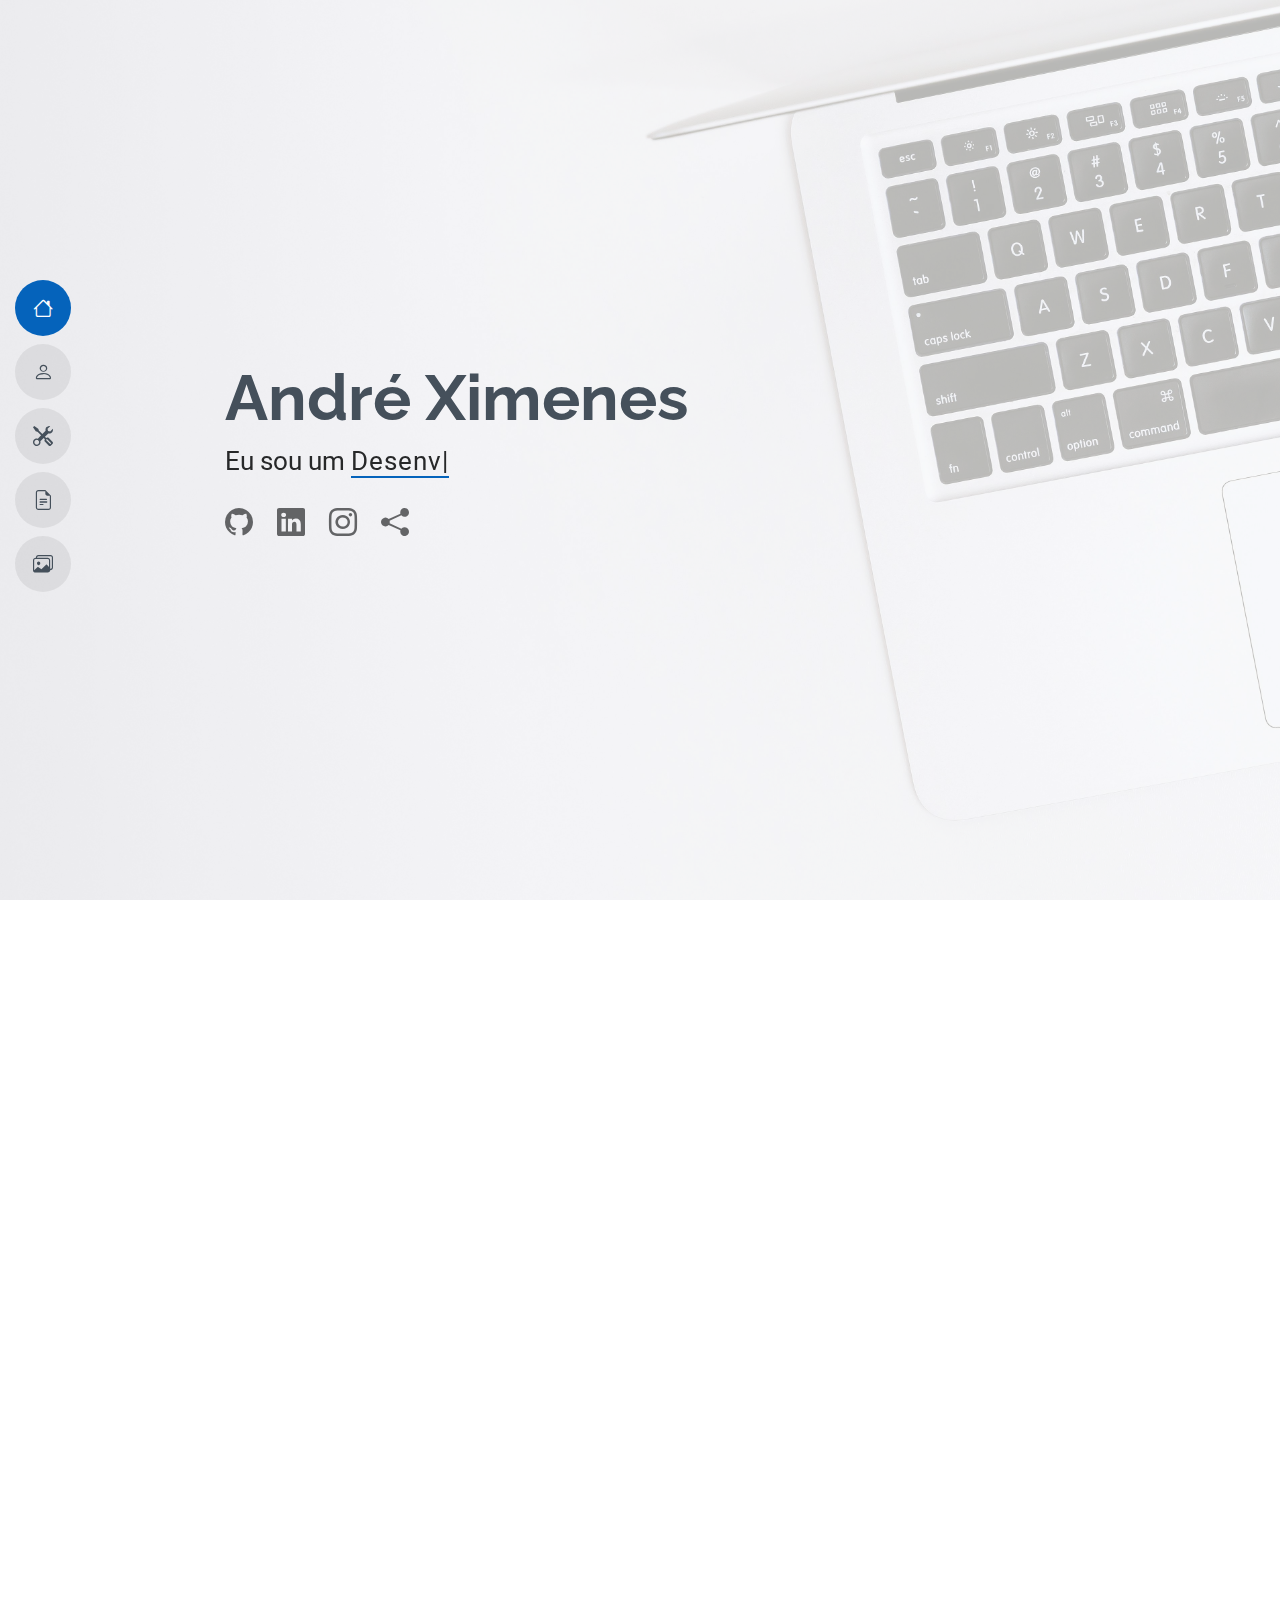
<file: index.html>
<!DOCTYPE html>
<html lang="pt-br">

<head>
  <meta charset="utf-8">
  <meta content="width=device-width, initial-scale=1.0" name="viewport">
  <title>Currículo - André</title>
  <meta content="Oi! Eu sou o André, nesse site você pode ver meu curriculo" name="description">
  <meta content="curriculo desenvolvedor" name="keywords">
  <link rel="icon" href="assets/img/icon.png" type="image/x-icon" />

  <!-- Fonts -->
  <link href="https://fonts.googleapis.com" rel="preconnect">
  <link href="https://fonts.gstatic.com" rel="preconnect" crossorigin>
  <link href="https://fonts.googleapis.com/css2?family=Roboto:ital,wght@0,100;0,300;0,400;0,500;0,700;0,900;1,100;1,300;1,400;1,500;1,700;1,900&family=Poppins:ital,wght@0,100;0,200;0,300;0,400;0,500;0,600;0,700;0,800;0,900;1,100;1,200;1,300;1,400;1,500;1,600;1,700;1,800;1,900&family=Raleway:ital,wght@0,100;0,200;0,300;0,400;0,500;0,600;0,700;0,800;0,900;1,100;1,200;1,300;1,400;1,500;1,600;1,700;1,800;1,900&display=swap" rel="stylesheet">

  <!-- Vendor CSS Files -->
  <link href="assets/vendor/bootstrap/css/bootstrap.min.css" rel="stylesheet">
  <link href="assets/vendor/bootstrap-icons/bootstrap-icons.css" rel="stylesheet">
  <link href="assets/vendor/aos/aos.css" rel="stylesheet">

  <!-- Main CSS File -->
  <link href="assets/css/main.css" rel="stylesheet">

</head>

<body class="index-page">

  <header id="header" class="header d-flex flex-column justify-content-center"> 

    <i class="header-toggle d-xl-none bi bi-list"></i>

    <nav id="navmenu" class="navmenu">
      <ul>
        <li><a href="#hero" class="active"><i class="bi bi-house navicon"></i><span>Home</span></a></li>
        <li><a href="#about"><i class="bi bi-person navicon"></i><span>Sobre</span></a></li>
        <li><a href="#skills"><i class="bi bi-tools navicon"></i><span>Habilidades</span></a></li>
        <li><a href="#resume"><i class="bi bi-file-earmark-text navicon"></i><span>Formação</span></a></li>
        <li><a href="#portfolio"><i class="bi bi-images navicon"></i><span>Projetos</span></a></li>
      </ul>
    </nav>

  </header>

  <main class="main">

    <!-- Hero Section -->
    <section id="hero" class="hero section light-background">

      <img src="assets/img/hero-bg.jpg" alt="">

      <div class="container" data-aos="zoom-out">
        <div class="row justify-content-center">
          <div class="col-lg-9">
            <h2>André Ximenes</h2>
            <p>Eu sou um <span class="typed" data-typed-items="Desenvolvedor,Desenvolvedor Web,Dev FullStack"></span><span class="typed-cursor typed-cursor--blink" aria-hidden="true"></span></p>
            <div class="social-links">
              <a href="https://github.com/AndreXime"><i class="bi bi-github h3"></i></a>
              <a href="https://linkedin.com/in/andreximenes20"><i class="bi bi-linkedin h3"></i></a>
              <a href="https://instagram.com/andrexa_20"><i class="bi bi-instagram h3"></i></a>
              <a href="https://andrexime.github.io/linktree"><i class="bi bi-share-fill h3"></i></a>
            </div>
          </div>
        </div>
      </div>

    </section><!-- /Hero Section -->

    <!-- About Section -->
    <section id="about" class="about section">

      <!-- Section Title -->
      <div class="container section-title" data-aos="fade-up">
        <h2>Sobre</h2>
      </div><!-- End Section Title -->

      <div class="container" data-aos="fade-up" data-aos-delay="100">

        <div class="row gy-4 justify-content-center">
          <div class="col-lg-4">
            <img src="assets/img/profile-img.jpg" class="img-fluid rounded" alt="">
          </div>
          <div class="col-lg-8 content">
            <h2>Web Developer FullStack.</h2>
            <p class="fst-italic py-3">
             Sou estudante de Ciências da Computação, tenho 21 anos e resido no Ceará. Participei da OBI (Olimpíada Brasileira de
Informática) no ensino médio, e desenvolvi um interesse contínuo por tecnologia. Comprometido com o aprendizado
constante de novas ferramentas e tecnologias, busco oportunidades para aplicar meus conhecimentos colaborar em
projetos inovadores para melhorar a vida das pessoas. Sou autodidata, proativo e dedicado ao meu crescimento contínuo.
            </p>
            <div class="row">
              <div class="col-lg-6">
                <ul>
                  <li><i class="bi bi-chevron-right"></i> <strong>Aniversario:</strong> <span>17 de Outubro 2003</span></li>
                  <li><i class="bi bi-chevron-right"></i> <strong>Telefone:</strong> <span>+55 (88) 982349775</span></li>
                  <li><i class="bi bi-chevron-right"></i> <strong>Cidade:</strong> <span>Sobral, Ceará, Brasil</span></li>
                </ul>
              </div>
              <div class="col-lg-6">
                <ul>
                  <li><i class="bi bi-chevron-right"></i> <strong>Idade:</strong> <span>21</span></li>
                  <li><i class="bi bi-chevron-right"></i> <strong>Grau:</strong> <span>Cursando em Ciencias da Computação</span></li>
                  <li><i class="bi bi-chevron-right"></i> <strong>Email:</strong> <span>andreximenesa20@gmail.com</span></li>
                </ul>
              </div>
            </div>
          </div>
        </div>

      </div>

    </section><!-- /About Section -->

    <!-- Skills Section -->
    <section id="skills" class="skills section">

      <!-- Section Title -->
      <div class="container section-title" data-aos="fade-up">
        <h2>Habilidades</h2>
      </div><!-- End Section Title -->

      <div class="container " data-aos="fade-up" data-aos-delay="100">

        <div class="row skills-content skills-animation">

          <div class="col-12">
            <div style="margin-bottom: 20px;" class="skill-item content">
              <h5><i style="color: blue;" class="bi bi-chevron-right"></i> Desenvolvimento Fullstack</h5>
              <h5 style="margin-left: 10px; font-size: 1.12rem;"><strong>NodeJs, Typescript, HTML/CSS/JS, Bootstrap</strong></h5>
            </div>
          </div>
          <div class="col-12">
            <div style="margin-bottom: 20px;"  class="skill-item content">
              <h5 style="font-size: 1.22rem;" ><i style="color: blue;" class="bi bi-chevron-right"></i> Banco de Dados e Versionamento</h5>
              <h5 style="margin-left: 10px; font-size: 1.12rem;"><strong>SQL e NoSQL, Git/GitHub</strong></h5>
            </div>
          </div>
          <div class="col-12">
            <div style="margin-bottom: 20px;"  class="skill-item content">
              <h5><i style="color: blue;" class="bi bi-chevron-right"></i> Práticas de Desenvolvimento</h5>
              <h5 style="margin-left: 10px; font-size: 1.12rem;"><strong>Boas práticas de desenvolvimento, API RESTful, Hashing,
Linux, Docker</strong></h5>
            </div>
          </div>
          <div class="col-12">
             <div class="skill-item content">
              <h5><i style="color: blue;" class="bi bi-chevron-right"></i> Habilidades Interpessoais</h5>
              <h5 style="margin-left: 10px; font-size: 1.12rem;"><strong>Trabalho em equipe, Resolução de problemas, Gestão de
tempo, Inglês</strong></h5>
            </div>
          </div>

        </div>

      </div>

    </section><!-- /Skills Section -->

    <!-- Resume Section -->
    <section id="resume" class="resume section">

      <!-- Section Title -->
      <div class="container section-title" data-aos="fade-up">
        <h2>Formação</h2>
      </div><!-- End Section Title -->

      <div class="container">

        <div class="row">

          <div class="col-lg-6" data-aos="fade-up" data-aos-delay="100">
            <div class="resume-item">
              <h4>Bacharelado em Ciencias da Computação</h4>
              <h5>2022 - Presente</h5>
              <p><em>Universidade Estadual do Vale do Acarau, CE</em></p>
              <a href="https://www.uva.ce.gov.br/">https://www.uva.ce.gov.br/</a>
            </div><!-- Edn Resume Item -->

          </div>

        </div>

      </div>

    </section><!-- /Resume Section -->

    <!-- Portfolio Section -->
    <section id="portfolio" class="portfolio section">

      <!-- Section Title -->
      <div class="container section-title" data-aos="fade-up">
        <h2>Projetos</h2>
      </div><!-- End Section Title -->

      <div class="container">

        <div>

          <div data-aos="fade-up" data-aos-delay="100">
            <div class="resume-item">
              <h4>Gerenciador de estoques</h4>
              <h6><a href="https://github.com/AndreXime/EstoqueExpress">https://github.com/AndreXime/EstoqueExpress</a></h6>
              <p>Desenvolvi um sistema web completo chamado
EstoqueExpress, voltado para a gestão de estoque plataforma permite que a
empresa adicione e gerencie seu estoque de forma eficiente, e os clientes podem visualizar em tempo real os produtos
disponíveis e suas quantidades. O projeto conta com as seguintes funcionalidades, implementadas com Docker para facilitar
a portabilidade e a replicação do ambiente em qualquer infraestrutura:</p>
                <ul>
                  <li><strong>Backend: </strong>
Implementação do servidor com Express.js para gerenciar as rotas e comunicações com o banco de dados.
Utilizei o MongoDB para armazenar e gerenciar os dados de produtos, usuários e estoque. O sistema adota práticas 
RESTful, estruturando o backend em rotas organizadas para criar, ler, atualizar e excluir (CRUD) dados, facilitando a escalabilidade e a manutenção.
                  </li>
                  <li style="margin-top: 10px; margin-bottom: 10px;"><strong>Frontend: </strong>
 Usando EJS (Embedded JavaScript), as páginas dinâmicas são renderizadas diretamente no servidor,
integrando o serviços de APIs para uma experiência contínua do usuário. Para o design, utilizei Bootstrap, garantindo
uma interface moderna e responsiva.
                  </li>
                  <li><strong>Autenticação e Segurança: </strong>
                    Integrei autenticação de usuários com sessões, garantindo a proteção dos dados através de
controle de acesso, além de medidas para proteção contra acessos não autorizados. Implementei o hashing de senhas
utilizando Argon2, umas das abordagens mais avançadas e seguras atualmente, oferecendo proteção contra ataques de
força bruta e garantindo a segurança dos dados, mesmo em caso de vazamento.
                  </li>
                </ul>
            </div><!-- Edn Resume Item -->

          </div>

        </div>
      </div>

    </section><!-- /Portfolio Section -->

  </main>

  <!-- Scroll Top -->
  <a href="#" id="scroll-top" class="scroll-top d-flex align-items-center justify-content-center"><i class="bi bi-arrow-up-short"></i></a>

  <!-- Preloader -->
  <div id="preloader"></div>

  <!-- Vendor JS Files -->
  <script src="assets/vendor/bootstrap/js/bootstrap.bundle.min.js"></script>
  <script src="assets/vendor/aos/aos.js"></script>
  <script src="assets/vendor/typed.js/typed.umd.js"></script>
  <script src="assets/vendor/purecounter/purecounter_vanilla.js"></script>
  <script src="assets/vendor/waypoints/noframework.waypoints.js"></script>

  <!-- Main JS File -->
  <script src="assets/js/main.js"></script>

</body>

</html>
</file>
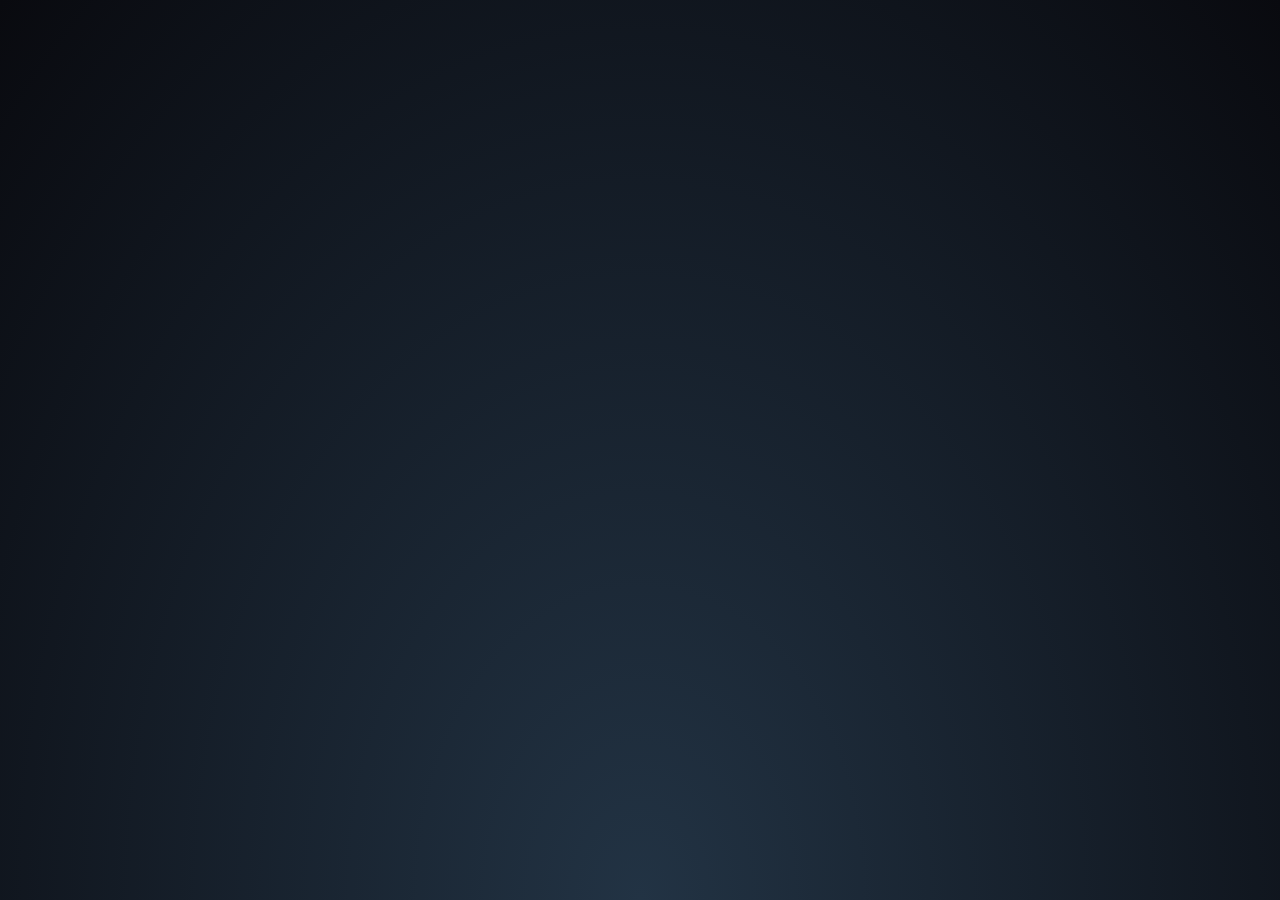
<file: linktree.html>
<!DOCTYPE html>
<html lang="pt-br">
  <head>
    <meta charset="UTF-8">
    <meta name="viewport" content="width=device-width, initial-scale=1.0">
    <title>André | Linktree</title>
    <link rel="icon" href="assets/img/icon.png" type="image/x-icon" />
    <link rel="stylesheet" href="assets/css/style-linktree.css">
    <!-- Font Awesome icons -->
    <link rel="stylesheet" href="https://cdnjs.cloudflare.com/ajax/libs/font-awesome/6.6.0/css/all.min.css">
  </head>

  <body>
    <!-- Parallax Pixel Background Animation -->
    <section class="animated-background">
      <div id="stars1"></div>
      <div id="stars2"></div>
      <div id="stars3"></div>
    </section>
    <!-- End of Parallax Pixel Background Animation -->

    <a id="profilePicture">
      <img src="assets/img/profile-img.jpg" alt="Profile Picture">
    </a>

    <div id="userName">
      André Ximenes
    </div>

    <div style="font-weight: bolder;" id="links">
      <a class="link" href="https://andrexime.github.io/" target="_blank">
       <i class="fa-solid fa-address-card">&nbsp;</i>Currículo - Site
      </a>
      <a class="link" href="Andre_Curriculo.pdf" target="_blank">
        <i class="fa-solid fa-file-pdf">&nbsp;</i>Curriculo - PDF
      </a>
      <a class="link" href="https://github.com/AndreXime" target="_blank">
        <i class="fa-brands fa-github">&nbsp;</i>Github
      </a>
      <a class="link" href="https://linkedin.com/in/andreximenes20" target="_blank">
        <i class="fa-brands fa-linkedin">&nbsp;</i>LinkedIn
      </a>
      <a class="link" href="https://instagram.com/andrexa_20" target="_blank">
        <i class="fa-brands fa-instagram">&nbsp;</i>Instagram
      </a>
    </div>
  </body>
</html>
</file>
<file: assets/css/style-linktree.css>
@import url('https://fonts.googleapis.com/css?family=Roboto:400,700&display=swap');

:root {
    --bgColor: #223344;
    --bgColor2: #090a0f;
    --accentColor: #FFF;
    --font: 'roboto', sans-serif;
    --delay: .3s;
}

body {
    margin: 0;
    padding: 0;
    min-height: 100vh;
    font-family: var(--font);
    background: radial-gradient(ellipse at bottom, var(--bgColor) 0%, var(--bgColor2) 100%);
    /* background-image: url('https://bit.ly/3nFVqJh'); */
    opacity: 0;
    animation: 1s ease-out var(--delay) 1 transitionAnimation; /* duration/timing-function/delay/iterations/name */
    animation-fill-mode: forwards;
    background-repeat: no-repeat;
    background-size: cover;
    position: relative;
}

#profilePicture, #profilePicture img {
    position: relative;
    width: 100px;
    height: 100px;
    display: block;
    margin: 40px auto 20px;
    border-radius: 50%;
    -webkit-tap-highlight-color: transparent;
}

#userName {
    color: var(--accentColor);
    font-size: 1.3rem;
    font-weight: bolder;
    line-height: 1.25;
    display: block;
    font-family: var(--font);
    width: 100%;
    text-align: center;
    text-decoration: none;
}

#links {
    max-width: 500px;
    width: auto;
    display: block;
    margin: 25px auto;
}

.link {
    position: relative;
    background-color: transparent;
    color: var(--accentColor);
    border: solid var(--accentColor) 2px;
    border-radius: 10px;
    font-size: 1rem;
    text-align: center;
    display: block;
    margin-left: 45px;
    margin-right: 45px;
    margin-bottom: 10px;
    padding: 10px; /* 17px */
    text-decoration: none;
    /* transition: all .25s cubic-bezier(.08, .59, .29, .99); */
    -webkit-tap-highlight-color: transparent;
}

@media (hover: hover) {
    .link:hover {
        background-color: var(--accentColor);
        color: var(--bgColor);
    }
}

.link:active {
    background-color: var(--accentColor);
    color: var(--bgColor);
}


/*-------------------------animations-----------------------*/
@keyframes transitionAnimation {
    0% {
        opacity: 0;
        transform: translateY(-10px);
    }
    100% {
        opacity: 1;
        transform: translateY(0);
    }
}

@keyframes animate {
    0% {
      background-position: -500%;
    }
    100% {
      background-position: 500%;
    }
}

@keyframes animStar {
    from {
        transform: translateY(0px);
    }
    to {
        transform: translateY(-2000px);
    }
}


/*-----------------------parallax-----------------------*/
/* credits: https://www.youtube.com/watch?v=aywzn9cf-_U */
#stars1 {
    width: 1px;
    height: 1px;
    background: transparent;
    animation: animStar 120s linear infinite;

    box-shadow: 779px 1331px #fff, 324px 42px #fff, 303px 586px #fff,
    1312px 276px #fff, 451px 625px #fff, 521px 1931px #fff, 1087px 1871px #fff,
    36px 1546px #fff, 132px 934px #fff, 1698px 901px #fff, 1418px 664px #fff,
    1448px 1157px #fff, 1084px 232px #fff, 347px 1776px #fff, 1722px 243px #fff,
    1629px 835px #fff, 479px 969px #fff, 1231px 960px #fff, 586px 384px #fff,
    164px 527px #fff, 8px 646px #fff, 1150px 1126px #fff, 665px 1357px #fff,
    1556px 1982px #fff, 1260px 1961px #fff, 1675px 1741px #fff,
    1843px 1514px #fff, 718px 1628px #fff, 242px 1343px #fff, 1497px 1880px #fff,
    1364px 230px #fff, 1739px 1302px #fff, 636px 959px #fff, 304px 686px #fff,
    614px 751px #fff, 1935px 816px #fff, 1428px 60px #fff, 355px 335px #fff,
    1594px 158px #fff, 90px 60px #fff, 1553px 162px #fff, 1239px 1825px #fff,
    1945px 587px #fff, 749px 1785px #fff, 1987px 1172px #fff, 1301px 1237px #fff,
    1039px 342px #fff, 1585px 1481px #fff, 995px 1048px #fff, 524px 932px #fff,
    214px 413px #fff, 1701px 1300px #fff, 1037px 1613px #fff, 1871px 996px #fff,
    1360px 1635px #fff, 1110px 1313px #fff, 412px 1783px #fff, 1949px 177px #fff,
    903px 1854px #fff, 700px 1936px #fff, 378px 125px #fff, 308px 834px #fff,
    1118px 962px #fff, 1350px 1929px #fff, 781px 1811px #fff, 561px 137px #fff,
    757px 1148px #fff, 1670px 1979px #fff, 343px 739px #fff, 945px 795px #fff,
    576px 1903px #fff, 1078px 1436px #fff, 1583px 450px #fff, 1366px 474px #fff,
    297px 1873px #fff, 192px 162px #fff, 1624px 1633px #fff, 59px 453px #fff,
    82px 1872px #fff, 1933px 498px #fff, 1966px 1974px #fff, 1975px 1688px #fff,
    779px 314px #fff, 1858px 1543px #fff, 73px 1507px #fff, 1693px 975px #fff,
    1683px 108px #fff, 1768px 1654px #fff, 654px 14px #fff, 494px 171px #fff,
    1689px 1895px #fff, 1660px 263px #fff, 1031px 903px #fff, 1203px 1393px #fff,
    1333px 1421px #fff, 1113px 41px #fff, 1206px 1645px #fff, 1325px 1635px #fff,
    142px 388px #fff, 572px 215px #fff, 1535px 296px #fff, 1419px 407px #fff,
    1379px 1003px #fff, 329px 469px #fff, 1791px 1652px #fff, 935px 1802px #fff,
    1330px 1820px #fff, 421px 1933px #fff, 828px 365px #fff, 275px 316px #fff,
    707px 960px #fff, 1605px 1554px #fff, 625px 58px #fff, 717px 1697px #fff,
    1669px 246px #fff, 1925px 322px #fff, 1154px 1803px #fff, 1929px 295px #fff,
    1248px 240px #fff, 1045px 1755px #fff, 166px 942px #fff, 1888px 1773px #fff,
    678px 1963px #fff, 1370px 569px #fff, 1974px 1400px #fff, 1786px 460px #fff,
    51px 307px #fff, 784px 1400px #fff, 730px 1258px #fff, 1712px 393px #fff,
    416px 170px #fff, 1797px 1932px #fff, 572px 219px #fff, 1557px 1856px #fff,
    218px 8px #fff, 348px 1334px #fff, 469px 413px #fff, 385px 1738px #fff,
    1357px 1818px #fff, 240px 942px #fff, 248px 1847px #fff, 1535px 806px #fff,
    236px 1514px #fff, 1429px 1556px #fff, 73px 1633px #fff, 1398px 1121px #fff,
    671px 1301px #fff, 1404px 1663px #fff, 740px 1018px #fff, 1600px 377px #fff,
    785px 514px #fff, 112px 1084px #fff, 1915px 1887px #fff, 1463px 1848px #fff,
    687px 1115px #fff, 1268px 1768px #fff, 1729px 1425px #fff,
    1284px 1022px #fff, 801px 974px #fff, 1975px 1317px #fff, 1354px 834px #fff,
    1446px 1484px #fff, 1283px 1786px #fff, 11px 523px #fff, 1842px 236px #fff,
    1355px 654px #fff, 429px 7px #fff, 1033px 1128px #fff, 157px 297px #fff,
    545px 635px #fff, 52px 1080px #fff, 827px 1520px #fff, 1121px 490px #fff,
    9px 309px #fff, 1744px 1586px #fff, 1014px 417px #fff, 1534px 524px #fff,
    958px 552px #fff, 1403px 1496px #fff, 387px 703px #fff, 1522px 548px #fff,
    1355px 282px #fff, 1532px 601px #fff, 1838px 790px #fff, 290px 259px #fff,
    295px 598px #fff, 1601px 539px #fff, 1561px 1272px #fff, 34px 1922px #fff,
    1024px 543px #fff, 467px 369px #fff, 722px 333px #fff, 1976px 1255px #fff,
    766px 983px #fff, 1582px 1285px #fff, 12px 512px #fff, 617px 1410px #fff,
    682px 577px #fff, 1334px 1438px #fff, 439px 327px #fff, 1617px 1661px #fff,
    673px 129px #fff, 794px 941px #fff, 1386px 1902px #fff, 37px 1353px #fff,
    1467px 1353px #fff, 416px 18px #fff, 187px 344px #fff, 200px 1898px #fff,
    1491px 1619px #fff, 811px 347px #fff, 924px 1827px #fff, 945px 217px #fff,
    1735px 1228px #fff, 379px 1890px #fff, 79px 761px #fff, 825px 1837px #fff,
    1980px 1558px #fff, 1308px 1573px #fff, 1488px 1726px #fff,
    382px 1208px #fff, 522px 595px #fff, 1277px 1898px #fff, 354px 552px #fff,
    161px 1784px #fff, 614px 251px #fff, 526px 1576px #fff, 17px 212px #fff,
    179px 996px #fff, 467px 1208px #fff, 1944px 1838px #fff, 1140px 1093px #fff,
    858px 1007px #fff, 200px 1064px #fff, 423px 1964px #fff, 1945px 439px #fff,
    1377px 689px #fff, 1120px 1437px #fff, 1876px 668px #fff, 907px 1324px #fff,
    343px 1976px #fff, 1816px 1501px #fff, 1849px 177px #fff, 647px 91px #fff,
    1984px 1012px #fff, 1336px 1300px #fff, 128px 648px #fff, 305px 1060px #fff,
    1324px 826px #fff, 1263px 1314px #fff, 1801px 629px #fff, 1614px 1555px #fff,
    1634px 90px #fff, 1603px 452px #fff, 891px 1984px #fff, 1556px 1906px #fff,
    121px 68px #fff, 1676px 1714px #fff, 516px 936px #fff, 1947px 1492px #fff,
    1455px 1519px #fff, 45px 602px #fff, 205px 1039px #fff, 793px 172px #fff,
    1562px 1739px #fff, 1056px 110px #fff, 1512px 379px #fff, 1795px 1621px #fff,
    1848px 607px #fff, 262px 1719px #fff, 477px 991px #fff, 483px 883px #fff,
    1239px 1197px #fff, 1496px 647px #fff, 1649px 25px #fff, 1491px 1946px #fff,
    119px 996px #fff, 179px 1472px #fff, 1341px 808px #fff, 1565px 1700px #fff,
    407px 1544px #fff, 1754px 357px #fff, 1288px 981px #fff, 902px 1997px #fff,
    1755px 1668px #fff, 186px 877px #fff, 1202px 1882px #fff, 461px 1213px #fff,
    1400px 748px #fff, 1969px 1899px #fff, 809px 522px #fff, 514px 1219px #fff,
    374px 275px #fff, 938px 1973px #fff, 357px 552px #fff, 144px 1722px #fff,
    1572px 912px #fff, 402px 1858px #fff, 1544px 1195px #fff, 667px 1257px #fff,
    727px 1496px #fff, 993px 232px #fff, 1772px 313px #fff, 1040px 1590px #fff,
    1204px 1973px #fff, 1268px 79px #fff, 1555px 1048px #fff, 986px 1707px #fff,
    978px 1710px #fff, 713px 360px #fff, 407px 863px #fff, 461px 736px #fff,
    284px 1608px #fff, 103px 430px #fff, 1283px 1319px #fff, 977px 1186px #fff,
    1966px 1516px #fff, 1287px 1129px #fff, 70px 1098px #fff, 1189px 889px #fff,
    1126px 1734px #fff, 309px 1292px #fff, 879px 764px #fff, 65px 473px #fff,
    1003px 1959px #fff, 658px 791px #fff, 402px 1576px #fff, 35px 622px #fff,
    529px 1589px #fff, 164px 666px #fff, 1876px 1290px #fff, 1541px 526px #fff,
    270px 1297px #fff, 440px 865px #fff, 1500px 802px #fff, 182px 1754px #fff,
    1264px 892px #fff, 272px 1249px #fff, 1289px 1535px #fff, 190px 1646px #fff,
    955px 242px #fff, 1456px 1597px #fff, 1727px 1983px #fff, 635px 801px #fff,
    226px 455px #fff, 1396px 1710px #fff, 849px 1863px #fff, 237px 1264px #fff,
    839px 140px #fff, 1122px 735px #fff, 1280px 15px #fff, 1318px 242px #fff,
    1819px 1148px #fff, 333px 1392px #fff, 1949px 553px #fff, 1878px 1332px #fff,
    467px 548px #fff, 1812px 1082px #fff, 1067px 193px #fff, 243px 156px #fff,
    483px 1616px #fff, 1714px 933px #fff, 759px 1800px #fff, 1822px 995px #fff,
    1877px 572px #fff, 581px 1084px #fff, 107px 732px #fff, 642px 1837px #fff,
    166px 1493px #fff, 1555px 198px #fff, 819px 307px #fff, 947px 345px #fff,
    827px 224px #fff, 927px 1394px #fff, 540px 467px #fff, 1093px 405px #fff,
    1140px 927px #fff, 130px 529px #fff, 33px 1980px #fff, 1147px 1663px #fff,
    1616px 1436px #fff, 528px 710px #fff, 798px 1100px #fff, 505px 1480px #fff,
    899px 641px #fff, 1909px 1949px #fff, 1311px 964px #fff, 979px 1301px #fff,
    1393px 969px #fff, 1793px 1886px #fff, 292px 357px #fff, 1196px 1718px #fff,
    1290px 1994px #fff, 537px 1973px #fff, 1181px 1674px #fff,
    1740px 1566px #fff, 1307px 265px #fff, 922px 522px #fff, 1892px 472px #fff,
    384px 1746px #fff, 392px 1098px #fff, 647px 548px #fff, 390px 1498px #fff,
    1246px 138px #fff, 730px 876px #fff, 192px 1472px #fff, 1790px 1789px #fff,
    928px 311px #fff, 1253px 1647px #fff, 747px 1921px #fff, 1561px 1025px #fff,
    1533px 1292px #fff, 1985px 195px #fff, 728px 729px #fff, 1712px 1936px #fff,
    512px 1717px #fff, 1528px 483px #fff, 313px 1642px #fff, 281px 1849px #fff,
    1212px 799px #fff, 435px 1191px #fff, 1422px 611px #fff, 1718px 1964px #fff,
    411px 944px #fff, 210px 636px #fff, 1502px 1295px #fff, 1434px 349px #fff,
    769px 60px #fff, 747px 1053px #fff, 789px 504px #fff, 1436px 1264px #fff,
    1893px 1225px #fff, 1394px 1788px #fff, 1108px 1317px #fff,
    1673px 1395px #fff, 854px 1010px #fff, 1705px 80px #fff, 1858px 148px #fff,
    1729px 344px #fff, 1388px 664px #fff, 895px 406px #fff, 1479px 157px #fff,
    1441px 1157px #fff, 552px 1900px #fff, 516px 364px #fff, 1647px 189px #fff,
    1427px 1071px #fff, 785px 729px #fff, 1080px 1710px #fff, 504px 204px #fff,
    1177px 1622px #fff, 657px 34px #fff, 1296px 1099px #fff, 248px 180px #fff,
    1212px 1568px #fff, 667px 1562px #fff, 695px 841px #fff, 1608px 1247px #fff,
    751px 882px #fff, 87px 167px #fff, 607px 1368px #fff, 1363px 1203px #fff,
    1836px 317px #fff, 1668px 1703px #fff, 830px 1154px #fff, 1721px 1398px #fff,
    1601px 1280px #fff, 976px 874px #fff, 1743px 254px #fff, 1020px 1815px #fff,
    1670px 1766px #fff, 1890px 735px #fff, 1379px 136px #fff, 1864px 695px #fff,
    206px 965px #fff, 1404px 1932px #fff, 1923px 1360px #fff, 247px 682px #fff,
    519px 1708px #fff, 645px 750px #fff, 1164px 1204px #fff, 834px 323px #fff,
    172px 1350px #fff, 213px 972px #fff, 1837px 190px #fff, 285px 1806px #fff,
    1047px 1299px #fff, 1548px 825px #fff, 1730px 324px #fff, 1346px 1909px #fff,
    772px 270px #fff, 345px 1190px #fff, 478px 1433px #fff, 1479px 25px #fff,
    1994px 1830px #fff, 1744px 732px #fff, 20px 1635px #fff, 690px 1795px #fff,
    1594px 569px #fff, 579px 245px #fff, 1398px 733px #fff, 408px 1352px #fff,
    1774px 120px #fff, 1152px 1370px #fff, 1698px 1810px #fff, 710px 1450px #fff,
    665px 286px #fff, 493px 1720px #fff, 786px 5px #fff, 637px 1140px #fff,
    764px 324px #fff, 927px 310px #fff, 938px 1424px #fff, 1884px 744px #fff,
    913px 462px #fff, 1831px 1936px #fff, 1527px 249px #fff, 36px 1381px #fff,
    1597px 581px #fff, 1530px 355px #fff, 949px 459px #fff, 799px 828px #fff,
    242px 1471px #fff, 654px 797px #fff, 796px 594px #fff, 1365px 678px #fff,
    752px 23px #fff, 1630px 541px #fff, 982px 72px #fff, 1733px 1831px #fff,
    21px 412px #fff, 775px 998px #fff, 335px 1945px #fff, 264px 583px #fff,
    158px 1311px #fff, 528px 164px #fff, 1978px 574px #fff, 717px 1203px #fff,
    734px 1591px #fff, 1555px 820px #fff, 16px 1943px #fff, 1625px 1177px #fff,
    1236px 690px #fff, 1585px 1590px #fff, 1737px 1728px #fff, 721px 698px #fff,
    1804px 1186px #fff, 166px 980px #fff, 1850px 230px #fff, 330px 1712px #fff,
    95px 797px #fff, 1948px 1078px #fff, 469px 939px #fff, 1269px 1899px #fff,
    955px 1220px #fff, 1137px 1075px #fff, 312px 1293px #fff, 986px 1762px #fff,
    1103px 1238px #fff, 428px 1993px #fff, 355px 570px #fff, 977px 1836px #fff,
    1395px 1092px #fff, 276px 913px #fff, 1743px 656px #fff, 773px 502px #fff,
    1686px 1322px #fff, 1516px 1945px #fff, 1334px 501px #fff, 266px 156px #fff,
    455px 655px #fff, 798px 72px #fff, 1059px 1259px #fff, 1402px 1687px #fff,
    236px 1329px #fff, 1455px 786px #fff, 146px 1228px #fff, 1851px 823px #fff,
    1062px 100px #fff, 1220px 953px #fff, 20px 1826px #fff, 36px 1063px #fff,
    1525px 338px #fff, 790px 1521px #fff, 741px 1099px #fff, 288px 1489px #fff,
    700px 1060px #fff, 390px 1071px #fff, 411px 1036px #fff, 1853px 1072px #fff,
    1446px 1085px #fff, 1164px 874px #fff, 924px 925px #fff, 291px 271px #fff,
    1257px 1964px #fff, 1580px 1352px #fff, 1507px 1216px #fff, 211px 956px #fff,
    985px 1195px #fff, 975px 1640px #fff, 518px 101px #fff, 663px 1395px #fff,
    914px 532px #fff, 145px 1320px #fff, 69px 1397px #fff, 982px 523px #fff,
    257px 725px #fff, 1599px 831px #fff, 1636px 1513px #fff, 1250px 1158px #fff,
    1132px 604px #fff, 183px 102px #fff, 1057px 318px #fff, 1247px 1835px #fff,
    1983px 1110px #fff, 1077px 1455px #fff, 921px 1770px #fff, 806px 1350px #fff,
    1938px 1992px #fff, 855px 1260px #fff, 902px 1345px #fff, 658px 1908px #fff,
    1845px 679px #fff, 712px 1482px #fff, 595px 950px #fff, 1784px 1992px #fff,
    1847px 1785px #fff, 691px 1004px #fff, 175px 1179px #fff, 1666px 1911px #fff,
    41px 61px #fff, 971px 1080px #fff, 1830px 1450px #fff, 1351px 1518px #fff,
    1257px 99px #fff, 1395px 1498px #fff, 1117px 252px #fff, 1779px 597px #fff,
    1346px 729px #fff, 1108px 1144px #fff, 402px 691px #fff, 72px 496px #fff,
    1673px 1604px #fff, 1497px 974px #fff, 1865px 1664px #fff, 88px 806px #fff,
    918px 77px #fff, 244px 1118px #fff, 256px 1820px #fff, 1851px 1840px #fff,
    605px 1851px #fff, 634px 383px #fff, 865px 37px #fff, 943px 1024px #fff,
    1951px 177px #fff, 1097px 523px #fff, 985px 1700px #fff, 1243px 122px #fff,
    768px 1070px #fff, 468px 194px #fff, 320px 1867px #fff, 1850px 185px #fff,
    380px 1616px #fff, 468px 1294px #fff, 1122px 1743px #fff, 884px 299px #fff,
    1300px 1917px #fff, 1860px 396px #fff, 1270px 990px #fff, 529px 733px #fff,
    1975px 1347px #fff, 1885px 685px #fff, 226px 506px #fff, 651px 878px #fff,
    1323px 680px #fff, 1284px 680px #fff, 238px 1967px #fff, 911px 174px #fff,
    1111px 521px #fff, 1150px 85px #fff, 794px 502px #fff, 484px 1856px #fff,
    1809px 368px #fff, 112px 953px #fff, 590px 1009px #fff, 1655px 311px #fff,
    100px 1026px #fff, 1803px 352px #fff, 865px 306px #fff, 1077px 1019px #fff,
    1335px 872px #fff, 1647px 1298px #fff, 1233px 1387px #fff, 698px 1036px #fff,
    659px 1860px #fff, 388px 1412px #fff, 1212px 458px #fff, 755px 1468px #fff,
    696px 1654px #fff, 1144px 60px #fff;
}

#stars1:after {
    content: '';
    position: absolute;
    top: auto;
    width: 1px;
    height: 1px;
    background: transparent;

    box-shadow: 779px 1331px #fff, 324px 42px #fff, 303px 586px #fff,
    1312px 276px #fff, 451px 625px #fff, 521px 1931px #fff, 1087px 1871px #fff,
    36px 1546px #fff, 132px 934px #fff, 1698px 901px #fff, 1418px 664px #fff,
    1448px 1157px #fff, 1084px 232px #fff, 347px 1776px #fff, 1722px 243px #fff,
    1629px 835px #fff, 479px 969px #fff, 1231px 960px #fff, 586px 384px #fff,
    164px 527px #fff, 8px 646px #fff, 1150px 1126px #fff, 665px 1357px #fff,
    1556px 1982px #fff, 1260px 1961px #fff, 1675px 1741px #fff,
    1843px 1514px #fff, 718px 1628px #fff, 242px 1343px #fff, 1497px 1880px #fff,
    1364px 230px #fff, 1739px 1302px #fff, 636px 959px #fff, 304px 686px #fff,
    614px 751px #fff, 1935px 816px #fff, 1428px 60px #fff, 355px 335px #fff,
    1594px 158px #fff, 90px 60px #fff, 1553px 162px #fff, 1239px 1825px #fff,
    1945px 587px #fff, 749px 1785px #fff, 1987px 1172px #fff, 1301px 1237px #fff,
    1039px 342px #fff, 1585px 1481px #fff, 995px 1048px #fff, 524px 932px #fff,
    214px 413px #fff, 1701px 1300px #fff, 1037px 1613px #fff, 1871px 996px #fff,
    1360px 1635px #fff, 1110px 1313px #fff, 412px 1783px #fff, 1949px 177px #fff,
    903px 1854px #fff, 700px 1936px #fff, 378px 125px #fff, 308px 834px #fff,
    1118px 962px #fff, 1350px 1929px #fff, 781px 1811px #fff, 561px 137px #fff,
    757px 1148px #fff, 1670px 1979px #fff, 343px 739px #fff, 945px 795px #fff,
    576px 1903px #fff, 1078px 1436px #fff, 1583px 450px #fff, 1366px 474px #fff,
    297px 1873px #fff, 192px 162px #fff, 1624px 1633px #fff, 59px 453px #fff,
    82px 1872px #fff, 1933px 498px #fff, 1966px 1974px #fff, 1975px 1688px #fff,
    779px 314px #fff, 1858px 1543px #fff, 73px 1507px #fff, 1693px 975px #fff,
    1683px 108px #fff, 1768px 1654px #fff, 654px 14px #fff, 494px 171px #fff,
    1689px 1895px #fff, 1660px 263px #fff, 1031px 903px #fff, 1203px 1393px #fff,
    1333px 1421px #fff, 1113px 41px #fff, 1206px 1645px #fff, 1325px 1635px #fff,
    142px 388px #fff, 572px 215px #fff, 1535px 296px #fff, 1419px 407px #fff,
    1379px 1003px #fff, 329px 469px #fff, 1791px 1652px #fff, 935px 1802px #fff,
    1330px 1820px #fff, 421px 1933px #fff, 828px 365px #fff, 275px 316px #fff,
    707px 960px #fff, 1605px 1554px #fff, 625px 58px #fff, 717px 1697px #fff,
    1669px 246px #fff, 1925px 322px #fff, 1154px 1803px #fff, 1929px 295px #fff,
    1248px 240px #fff, 1045px 1755px #fff, 166px 942px #fff, 1888px 1773px #fff,
    678px 1963px #fff, 1370px 569px #fff, 1974px 1400px #fff, 1786px 460px #fff,
    51px 307px #fff, 784px 1400px #fff, 730px 1258px #fff, 1712px 393px #fff,
    416px 170px #fff, 1797px 1932px #fff, 572px 219px #fff, 1557px 1856px #fff,
    218px 8px #fff, 348px 1334px #fff, 469px 413px #fff, 385px 1738px #fff,
    1357px 1818px #fff, 240px 942px #fff, 248px 1847px #fff, 1535px 806px #fff,
    236px 1514px #fff, 1429px 1556px #fff, 73px 1633px #fff, 1398px 1121px #fff,
    671px 1301px #fff, 1404px 1663px #fff, 740px 1018px #fff, 1600px 377px #fff,
    785px 514px #fff, 112px 1084px #fff, 1915px 1887px #fff, 1463px 1848px #fff,
    687px 1115px #fff, 1268px 1768px #fff, 1729px 1425px #fff,
    1284px 1022px #fff, 801px 974px #fff, 1975px 1317px #fff, 1354px 834px #fff,
    1446px 1484px #fff, 1283px 1786px #fff, 11px 523px #fff, 1842px 236px #fff,
    1355px 654px #fff, 429px 7px #fff, 1033px 1128px #fff, 157px 297px #fff,
    545px 635px #fff, 52px 1080px #fff, 827px 1520px #fff, 1121px 490px #fff,
    9px 309px #fff, 1744px 1586px #fff, 1014px 417px #fff, 1534px 524px #fff,
    958px 552px #fff, 1403px 1496px #fff, 387px 703px #fff, 1522px 548px #fff,
    1355px 282px #fff, 1532px 601px #fff, 1838px 790px #fff, 290px 259px #fff,
    295px 598px #fff, 1601px 539px #fff, 1561px 1272px #fff, 34px 1922px #fff,
    1024px 543px #fff, 467px 369px #fff, 722px 333px #fff, 1976px 1255px #fff,
    766px 983px #fff, 1582px 1285px #fff, 12px 512px #fff, 617px 1410px #fff,
    682px 577px #fff, 1334px 1438px #fff, 439px 327px #fff, 1617px 1661px #fff,
    673px 129px #fff, 794px 941px #fff, 1386px 1902px #fff, 37px 1353px #fff,
    1467px 1353px #fff, 416px 18px #fff, 187px 344px #fff, 200px 1898px #fff,
    1491px 1619px #fff, 811px 347px #fff, 924px 1827px #fff, 945px 217px #fff,
    1735px 1228px #fff, 379px 1890px #fff, 79px 761px #fff, 825px 1837px #fff,
    1980px 1558px #fff, 1308px 1573px #fff, 1488px 1726px #fff,
    382px 1208px #fff, 522px 595px #fff, 1277px 1898px #fff, 354px 552px #fff,
    161px 1784px #fff, 614px 251px #fff, 526px 1576px #fff, 17px 212px #fff,
    179px 996px #fff, 467px 1208px #fff, 1944px 1838px #fff, 1140px 1093px #fff,
    858px 1007px #fff, 200px 1064px #fff, 423px 1964px #fff, 1945px 439px #fff,
    1377px 689px #fff, 1120px 1437px #fff, 1876px 668px #fff, 907px 1324px #fff,
    343px 1976px #fff, 1816px 1501px #fff, 1849px 177px #fff, 647px 91px #fff,
    1984px 1012px #fff, 1336px 1300px #fff, 128px 648px #fff, 305px 1060px #fff,
    1324px 826px #fff, 1263px 1314px #fff, 1801px 629px #fff, 1614px 1555px #fff,
    1634px 90px #fff, 1603px 452px #fff, 891px 1984px #fff, 1556px 1906px #fff,
    121px 68px #fff, 1676px 1714px #fff, 516px 936px #fff, 1947px 1492px #fff,
    1455px 1519px #fff, 45px 602px #fff, 205px 1039px #fff, 793px 172px #fff,
    1562px 1739px #fff, 1056px 110px #fff, 1512px 379px #fff, 1795px 1621px #fff,
    1848px 607px #fff, 262px 1719px #fff, 477px 991px #fff, 483px 883px #fff,
    1239px 1197px #fff, 1496px 647px #fff, 1649px 25px #fff, 1491px 1946px #fff,
    119px 996px #fff, 179px 1472px #fff, 1341px 808px #fff, 1565px 1700px #fff,
    407px 1544px #fff, 1754px 357px #fff, 1288px 981px #fff, 902px 1997px #fff,
    1755px 1668px #fff, 186px 877px #fff, 1202px 1882px #fff, 461px 1213px #fff,
    1400px 748px #fff, 1969px 1899px #fff, 809px 522px #fff, 514px 1219px #fff,
    374px 275px #fff, 938px 1973px #fff, 357px 552px #fff, 144px 1722px #fff,
    1572px 912px #fff, 402px 1858px #fff, 1544px 1195px #fff, 667px 1257px #fff,
    727px 1496px #fff, 993px 232px #fff, 1772px 313px #fff, 1040px 1590px #fff,
    1204px 1973px #fff, 1268px 79px #fff, 1555px 1048px #fff, 986px 1707px #fff,
    978px 1710px #fff, 713px 360px #fff, 407px 863px #fff, 461px 736px #fff,
    284px 1608px #fff, 103px 430px #fff, 1283px 1319px #fff, 977px 1186px #fff,
    1966px 1516px #fff, 1287px 1129px #fff, 70px 1098px #fff, 1189px 889px #fff,
    1126px 1734px #fff, 309px 1292px #fff, 879px 764px #fff, 65px 473px #fff,
    1003px 1959px #fff, 658px 791px #fff, 402px 1576px #fff, 35px 622px #fff,
    529px 1589px #fff, 164px 666px #fff, 1876px 1290px #fff, 1541px 526px #fff,
    270px 1297px #fff, 440px 865px #fff, 1500px 802px #fff, 182px 1754px #fff,
    1264px 892px #fff, 272px 1249px #fff, 1289px 1535px #fff, 190px 1646px #fff,
    955px 242px #fff, 1456px 1597px #fff, 1727px 1983px #fff, 635px 801px #fff,
    226px 455px #fff, 1396px 1710px #fff, 849px 1863px #fff, 237px 1264px #fff,
    839px 140px #fff, 1122px 735px #fff, 1280px 15px #fff, 1318px 242px #fff,
    1819px 1148px #fff, 333px 1392px #fff, 1949px 553px #fff, 1878px 1332px #fff,
    467px 548px #fff, 1812px 1082px #fff, 1067px 193px #fff, 243px 156px #fff,
    483px 1616px #fff, 1714px 933px #fff, 759px 1800px #fff, 1822px 995px #fff,
    1877px 572px #fff, 581px 1084px #fff, 107px 732px #fff, 642px 1837px #fff,
    166px 1493px #fff, 1555px 198px #fff, 819px 307px #fff, 947px 345px #fff,
    827px 224px #fff, 927px 1394px #fff, 540px 467px #fff, 1093px 405px #fff,
    1140px 927px #fff, 130px 529px #fff, 33px 1980px #fff, 1147px 1663px #fff,
    1616px 1436px #fff, 528px 710px #fff, 798px 1100px #fff, 505px 1480px #fff,
    899px 641px #fff, 1909px 1949px #fff, 1311px 964px #fff, 979px 1301px #fff,
    1393px 969px #fff, 1793px 1886px #fff, 292px 357px #fff, 1196px 1718px #fff,
    1290px 1994px #fff, 537px 1973px #fff, 1181px 1674px #fff,
    1740px 1566px #fff, 1307px 265px #fff, 922px 522px #fff, 1892px 472px #fff,
    384px 1746px #fff, 392px 1098px #fff, 647px 548px #fff, 390px 1498px #fff,
    1246px 138px #fff, 730px 876px #fff, 192px 1472px #fff, 1790px 1789px #fff,
    928px 311px #fff, 1253px 1647px #fff, 747px 1921px #fff, 1561px 1025px #fff,
    1533px 1292px #fff, 1985px 195px #fff, 728px 729px #fff, 1712px 1936px #fff,
    512px 1717px #fff, 1528px 483px #fff, 313px 1642px #fff, 281px 1849px #fff,
    1212px 799px #fff, 435px 1191px #fff, 1422px 611px #fff, 1718px 1964px #fff,
    411px 944px #fff, 210px 636px #fff, 1502px 1295px #fff, 1434px 349px #fff,
    769px 60px #fff, 747px 1053px #fff, 789px 504px #fff, 1436px 1264px #fff,
    1893px 1225px #fff, 1394px 1788px #fff, 1108px 1317px #fff,
    1673px 1395px #fff, 854px 1010px #fff, 1705px 80px #fff, 1858px 148px #fff,
    1729px 344px #fff, 1388px 664px #fff, 895px 406px #fff, 1479px 157px #fff,
    1441px 1157px #fff, 552px 1900px #fff, 516px 364px #fff, 1647px 189px #fff,
    1427px 1071px #fff, 785px 729px #fff, 1080px 1710px #fff, 504px 204px #fff,
    1177px 1622px #fff, 657px 34px #fff, 1296px 1099px #fff, 248px 180px #fff,
    1212px 1568px #fff, 667px 1562px #fff, 695px 841px #fff, 1608px 1247px #fff,
    751px 882px #fff, 87px 167px #fff, 607px 1368px #fff, 1363px 1203px #fff,
    1836px 317px #fff, 1668px 1703px #fff, 830px 1154px #fff, 1721px 1398px #fff,
    1601px 1280px #fff, 976px 874px #fff, 1743px 254px #fff, 1020px 1815px #fff,
    1670px 1766px #fff, 1890px 735px #fff, 1379px 136px #fff, 1864px 695px #fff,
    206px 965px #fff, 1404px 1932px #fff, 1923px 1360px #fff, 247px 682px #fff,
    519px 1708px #fff, 645px 750px #fff, 1164px 1204px #fff, 834px 323px #fff,
    172px 1350px #fff, 213px 972px #fff, 1837px 190px #fff, 285px 1806px #fff,
    1047px 1299px #fff, 1548px 825px #fff, 1730px 324px #fff, 1346px 1909px #fff,
    772px 270px #fff, 345px 1190px #fff, 478px 1433px #fff, 1479px 25px #fff,
    1994px 1830px #fff, 1744px 732px #fff, 20px 1635px #fff, 690px 1795px #fff,
    1594px 569px #fff, 579px 245px #fff, 1398px 733px #fff, 408px 1352px #fff,
    1774px 120px #fff, 1152px 1370px #fff, 1698px 1810px #fff, 710px 1450px #fff,
    665px 286px #fff, 493px 1720px #fff, 786px 5px #fff, 637px 1140px #fff,
    764px 324px #fff, 927px 310px #fff, 938px 1424px #fff, 1884px 744px #fff,
    913px 462px #fff, 1831px 1936px #fff, 1527px 249px #fff, 36px 1381px #fff,
    1597px 581px #fff, 1530px 355px #fff, 949px 459px #fff, 799px 828px #fff,
    242px 1471px #fff, 654px 797px #fff, 796px 594px #fff, 1365px 678px #fff,
    752px 23px #fff, 1630px 541px #fff, 982px 72px #fff, 1733px 1831px #fff,
    21px 412px #fff, 775px 998px #fff, 335px 1945px #fff, 264px 583px #fff,
    158px 1311px #fff, 528px 164px #fff, 1978px 574px #fff, 717px 1203px #fff,
    734px 1591px #fff, 1555px 820px #fff, 16px 1943px #fff, 1625px 1177px #fff,
    1236px 690px #fff, 1585px 1590px #fff, 1737px 1728px #fff, 721px 698px #fff,
    1804px 1186px #fff, 166px 980px #fff, 1850px 230px #fff, 330px 1712px #fff,
    95px 797px #fff, 1948px 1078px #fff, 469px 939px #fff, 1269px 1899px #fff,
    955px 1220px #fff, 1137px 1075px #fff, 312px 1293px #fff, 986px 1762px #fff,
    1103px 1238px #fff, 428px 1993px #fff, 355px 570px #fff, 977px 1836px #fff,
    1395px 1092px #fff, 276px 913px #fff, 1743px 656px #fff, 773px 502px #fff,
    1686px 1322px #fff, 1516px 1945px #fff, 1334px 501px #fff, 266px 156px #fff,
    455px 655px #fff, 798px 72px #fff, 1059px 1259px #fff, 1402px 1687px #fff,
    236px 1329px #fff, 1455px 786px #fff, 146px 1228px #fff, 1851px 823px #fff,
    1062px 100px #fff, 1220px 953px #fff, 20px 1826px #fff, 36px 1063px #fff,
    1525px 338px #fff, 790px 1521px #fff, 741px 1099px #fff, 288px 1489px #fff,
    700px 1060px #fff, 390px 1071px #fff, 411px 1036px #fff, 1853px 1072px #fff,
    1446px 1085px #fff, 1164px 874px #fff, 924px 925px #fff, 291px 271px #fff,
    1257px 1964px #fff, 1580px 1352px #fff, 1507px 1216px #fff, 211px 956px #fff,
    985px 1195px #fff, 975px 1640px #fff, 518px 101px #fff, 663px 1395px #fff,
    914px 532px #fff, 145px 1320px #fff, 69px 1397px #fff, 982px 523px #fff,
    257px 725px #fff, 1599px 831px #fff, 1636px 1513px #fff, 1250px 1158px #fff,
    1132px 604px #fff, 183px 102px #fff, 1057px 318px #fff, 1247px 1835px #fff,
    1983px 1110px #fff, 1077px 1455px #fff, 921px 1770px #fff, 806px 1350px #fff,
    1938px 1992px #fff, 855px 1260px #fff, 902px 1345px #fff, 658px 1908px #fff,
    1845px 679px #fff, 712px 1482px #fff, 595px 950px #fff, 1784px 1992px #fff,
    1847px 1785px #fff, 691px 1004px #fff, 175px 1179px #fff, 1666px 1911px #fff,
    41px 61px #fff, 971px 1080px #fff, 1830px 1450px #fff, 1351px 1518px #fff,
    1257px 99px #fff, 1395px 1498px #fff, 1117px 252px #fff, 1779px 597px #fff,
    1346px 729px #fff, 1108px 1144px #fff, 402px 691px #fff, 72px 496px #fff,
    1673px 1604px #fff, 1497px 974px #fff, 1865px 1664px #fff, 88px 806px #fff,
    918px 77px #fff, 244px 1118px #fff, 256px 1820px #fff, 1851px 1840px #fff,
    605px 1851px #fff, 634px 383px #fff, 865px 37px #fff, 943px 1024px #fff,
    1951px 177px #fff, 1097px 523px #fff, 985px 1700px #fff, 1243px 122px #fff,
    768px 1070px #fff, 468px 194px #fff, 320px 1867px #fff, 1850px 185px #fff,
    380px 1616px #fff, 468px 1294px #fff, 1122px 1743px #fff, 884px 299px #fff,
    1300px 1917px #fff, 1860px 396px #fff, 1270px 990px #fff, 529px 733px #fff,
    1975px 1347px #fff, 1885px 685px #fff, 226px 506px #fff, 651px 878px #fff,
    1323px 680px #fff, 1284px 680px #fff, 238px 1967px #fff, 911px 174px #fff,
    1111px 521px #fff, 1150px 85px #fff, 794px 502px #fff, 484px 1856px #fff,
    1809px 368px #fff, 112px 953px #fff, 590px 1009px #fff, 1655px 311px #fff,
    100px 1026px #fff, 1803px 352px #fff, 865px 306px #fff, 1077px 1019px #fff,
    1335px 872px #fff, 1647px 1298px #fff, 1233px 1387px #fff, 698px 1036px #fff,
    659px 1860px #fff, 388px 1412px #fff, 1212px 458px #fff, 755px 1468px #fff,
    696px 1654px #fff, 1144px 60px #fff;
}

#stars2 {
    width: 2px;
    height: 2px;
    background: transparent;
    animation: animStar 180s linear infinite;

    box-shadow: 1448px 320px #fff, 1775px 1663px #fff, 332px 1364px #fff,
    878px 340px #fff, 569px 1832px #fff, 1422px 1684px #fff, 1946px 1907px #fff,
    121px 979px #fff, 1044px 1069px #fff, 463px 381px #fff, 423px 112px #fff,
    523px 1179px #fff, 779px 654px #fff, 1398px 694px #fff, 1085px 1464px #fff,
    1599px 1869px #fff, 801px 1882px #fff, 779px 1231px #fff, 552px 932px #fff,
    1057px 1196px #fff, 282px 1280px #fff, 496px 1986px #fff, 1833px 1120px #fff,
    1802px 1293px #fff, 6px 1696px #fff, 412px 1902px #fff, 605px 438px #fff,
    24px 1212px #fff, 234px 1320px #fff, 544px 344px #fff, 1107px 170px #fff,
    1603px 196px #fff, 905px 648px #fff, 68px 1458px #fff, 649px 1969px #fff,
    744px 675px #fff, 1127px 478px #fff, 714px 1814px #fff, 1486px 526px #fff,
    270px 1636px #fff, 1931px 149px #fff, 1807px 378px #fff, 8px 390px #fff,
    1415px 699px #fff, 1473px 1211px #fff, 1590px 141px #fff, 270px 1705px #fff,
    69px 1423px #fff, 1108px 1053px #fff, 1946px 128px #fff, 371px 371px #fff,
    1490px 220px #fff, 357px 1885px #fff, 363px 363px #fff, 1896px 1256px #fff,
    1979px 1050px #fff, 947px 1342px #fff, 1754px 242px #fff, 514px 974px #fff,
    65px 1477px #fff, 1840px 547px #fff, 950px 695px #fff, 459px 1150px #fff,
    1124px 1502px #fff, 481px 940px #fff, 680px 839px #fff, 797px 1169px #fff,
    1977px 1491px #fff, 734px 1724px #fff, 210px 298px #fff, 816px 628px #fff,
    686px 770px #fff, 1721px 267px #fff, 1663px 511px #fff, 1481px 1141px #fff,
    582px 248px #fff, 1308px 953px #fff, 628px 657px #fff, 897px 1535px #fff,
    270px 931px #fff, 791px 467px #fff, 1336px 1732px #fff, 1013px 1653px #fff,
    1911px 956px #fff, 587px 816px #fff, 83px 456px #fff, 930px 1478px #fff,
    1587px 1694px #fff, 614px 1200px #fff, 302px 1782px #fff, 1711px 1432px #fff,
    443px 904px #fff, 1666px 714px #fff, 1588px 1167px #fff, 273px 1075px #fff,
    1679px 461px #fff, 721px 664px #fff, 1202px 10px #fff, 166px 1126px #fff,
    331px 1628px #fff, 430px 1565px #fff, 1585px 509px #fff, 640px 38px #fff,
    822px 837px #fff, 1760px 1664px #fff, 1122px 1458px #fff, 398px 131px #fff,
    689px 285px #fff, 460px 652px #fff, 1627px 365px #fff, 348px 1648px #fff,
    819px 1946px #fff, 981px 1917px #fff, 323px 76px #fff, 979px 684px #fff,
    887px 536px #fff, 1348px 1596px #fff, 1055px 666px #fff, 1402px 1797px #fff,
    1300px 1055px #fff, 937px 238px #fff, 1474px 1815px #fff, 1144px 1710px #fff,
    1629px 1087px #fff, 911px 919px #fff, 771px 819px #fff, 403px 720px #fff,
    163px 736px #fff, 1062px 238px #fff, 1774px 818px #fff, 1874px 1178px #fff,
    1177px 699px #fff, 1244px 1244px #fff, 1371px 58px #fff, 564px 1515px #fff,
    1824px 487px #fff, 929px 702px #fff, 394px 1348px #fff, 1161px 641px #fff,
    219px 1841px #fff, 358px 941px #fff, 140px 1759px #fff, 1019px 1345px #fff,
    274px 436px #fff, 1433px 1605px #fff, 1798px 1426px #fff, 294px 1848px #fff,
    1681px 1877px #fff, 1344px 1824px #fff, 1439px 1632px #fff,
    161px 1012px #fff, 1308px 588px #fff, 1789px 582px #fff, 721px 1910px #fff,
    318px 218px #fff, 607px 319px #fff, 495px 535px #fff, 1552px 1575px #fff,
    1562px 67px #fff, 403px 926px #fff, 1096px 1800px #fff, 1814px 1709px #fff,
    1882px 1831px #fff, 533px 46px #fff, 823px 969px #fff, 530px 165px #fff,
    1030px 352px #fff, 1681px 313px #fff, 338px 115px #fff, 1607px 211px #fff,
    1718px 1184px #fff, 1589px 659px #fff, 278px 355px #fff, 464px 1464px #fff,
    1165px 277px #fff, 950px 694px #fff, 1746px 293px #fff, 793px 911px #fff,
    528px 773px #fff, 1883px 1694px #fff, 748px 182px #fff, 1924px 1531px #fff,
    100px 636px #fff, 1473px 1445px #fff, 1264px 1244px #fff, 850px 1377px #fff,
    987px 1976px #fff, 933px 1761px #fff, 922px 1270px #fff, 500px 396px #fff,
    1324px 8px #fff, 1967px 1814px #fff, 1072px 1401px #fff, 961px 37px #fff,
    156px 81px #fff, 1915px 502px #fff, 1076px 1846px #fff, 152px 1669px #fff,
    986px 1529px #fff, 1667px 1137px #fff;
}

#stars2:after {
    content: '';
    position: absolute;
    top: auto;
    width: 2px;
    height: 2px;
    background: transparent;

    box-shadow: 1448px 320px #fff, 1775px 1663px #fff, 332px 1364px #fff,
    878px 340px #fff, 569px 1832px #fff, 1422px 1684px #fff, 1946px 1907px #fff,
    121px 979px #fff, 1044px 1069px #fff, 463px 381px #fff, 423px 112px #fff,
    523px 1179px #fff, 779px 654px #fff, 1398px 694px #fff, 1085px 1464px #fff,
    1599px 1869px #fff, 801px 1882px #fff, 779px 1231px #fff, 552px 932px #fff,
    1057px 1196px #fff, 282px 1280px #fff, 496px 1986px #fff, 1833px 1120px #fff,
    1802px 1293px #fff, 6px 1696px #fff, 412px 1902px #fff, 605px 438px #fff,
    24px 1212px #fff, 234px 1320px #fff, 544px 344px #fff, 1107px 170px #fff,
    1603px 196px #fff, 905px 648px #fff, 68px 1458px #fff, 649px 1969px #fff,
    744px 675px #fff, 1127px 478px #fff, 714px 1814px #fff, 1486px 526px #fff,
    270px 1636px #fff, 1931px 149px #fff, 1807px 378px #fff, 8px 390px #fff,
    1415px 699px #fff, 1473px 1211px #fff, 1590px 141px #fff, 270px 1705px #fff,
    69px 1423px #fff, 1108px 1053px #fff, 1946px 128px #fff, 371px 371px #fff,
    1490px 220px #fff, 357px 1885px #fff, 363px 363px #fff, 1896px 1256px #fff,
    1979px 1050px #fff, 947px 1342px #fff, 1754px 242px #fff, 514px 974px #fff,
    65px 1477px #fff, 1840px 547px #fff, 950px 695px #fff, 459px 1150px #fff,
    1124px 1502px #fff, 481px 940px #fff, 680px 839px #fff, 797px 1169px #fff,
    1977px 1491px #fff, 734px 1724px #fff, 210px 298px #fff, 816px 628px #fff,
    686px 770px #fff, 1721px 267px #fff, 1663px 511px #fff, 1481px 1141px #fff,
    582px 248px #fff, 1308px 953px #fff, 628px 657px #fff, 897px 1535px #fff,
    270px 931px #fff, 791px 467px #fff, 1336px 1732px #fff, 1013px 1653px #fff,
    1911px 956px #fff, 587px 816px #fff, 83px 456px #fff, 930px 1478px #fff,
    1587px 1694px #fff, 614px 1200px #fff, 302px 1782px #fff, 1711px 1432px #fff,
    443px 904px #fff, 1666px 714px #fff, 1588px 1167px #fff, 273px 1075px #fff,
    1679px 461px #fff, 721px 664px #fff, 1202px 10px #fff, 166px 1126px #fff,
    331px 1628px #fff, 430px 1565px #fff, 1585px 509px #fff, 640px 38px #fff,
    822px 837px #fff, 1760px 1664px #fff, 1122px 1458px #fff, 398px 131px #fff,
    689px 285px #fff, 460px 652px #fff, 1627px 365px #fff, 348px 1648px #fff,
    819px 1946px #fff, 981px 1917px #fff, 323px 76px #fff, 979px 684px #fff,
    887px 536px #fff, 1348px 1596px #fff, 1055px 666px #fff, 1402px 1797px #fff,
    1300px 1055px #fff, 937px 238px #fff, 1474px 1815px #fff, 1144px 1710px #fff,
    1629px 1087px #fff, 911px 919px #fff, 771px 819px #fff, 403px 720px #fff,
    163px 736px #fff, 1062px 238px #fff, 1774px 818px #fff, 1874px 1178px #fff,
    1177px 699px #fff, 1244px 1244px #fff, 1371px 58px #fff, 564px 1515px #fff,
    1824px 487px #fff, 929px 702px #fff, 394px 1348px #fff, 1161px 641px #fff,
    219px 1841px #fff, 358px 941px #fff, 140px 1759px #fff, 1019px 1345px #fff,
    274px 436px #fff, 1433px 1605px #fff, 1798px 1426px #fff, 294px 1848px #fff,
    1681px 1877px #fff, 1344px 1824px #fff, 1439px 1632px #fff,
    161px 1012px #fff, 1308px 588px #fff, 1789px 582px #fff, 721px 1910px #fff,
    318px 218px #fff, 607px 319px #fff, 495px 535px #fff, 1552px 1575px #fff,
    1562px 67px #fff, 403px 926px #fff, 1096px 1800px #fff, 1814px 1709px #fff,
    1882px 1831px #fff, 533px 46px #fff, 823px 969px #fff, 530px 165px #fff,
    1030px 352px #fff, 1681px 313px #fff, 338px 115px #fff, 1607px 211px #fff,
    1718px 1184px #fff, 1589px 659px #fff, 278px 355px #fff, 464px 1464px #fff,
    1165px 277px #fff, 950px 694px #fff, 1746px 293px #fff, 793px 911px #fff,
    528px 773px #fff, 1883px 1694px #fff, 748px 182px #fff, 1924px 1531px #fff,
    100px 636px #fff, 1473px 1445px #fff, 1264px 1244px #fff, 850px 1377px #fff,
    987px 1976px #fff, 933px 1761px #fff, 922px 1270px #fff, 500px 396px #fff,
    1324px 8px #fff, 1967px 1814px #fff, 1072px 1401px #fff, 961px 37px #fff,
    156px 81px #fff, 1915px 502px #fff, 1076px 1846px #fff, 152px 1669px #fff,
    986px 1529px #fff, 1667px 1137px #fff;
}

#stars3 {
    width: 3px;
    height: 3px;
    background: transparent;
    animation: animStar 240s linear infinite;

    box-shadow: 387px 1878px #fff, 760px 1564px #fff, 1487px 999px #fff,
    948px 1828px #fff, 1977px 1001px #fff, 1284px 1963px #fff, 656px 284px #fff,
    1268px 1635px #fff, 1820px 598px #fff, 642px 1900px #fff, 296px 57px #fff,
    921px 1620px #fff, 476px 1858px #fff, 658px 613px #fff, 1171px 1363px #fff,
    1419px 283px #fff, 1037px 731px #fff, 503px 663px #fff, 1562px 463px #fff,
    383px 1197px #fff, 1171px 1233px #fff, 876px 1768px #fff, 856px 1615px #fff,
    1375px 1924px #fff, 1725px 918px #fff, 952px 119px #fff, 768px 1212px #fff,
    992px 1462px #fff, 1929px 717px #fff, 1947px 755px #fff, 1818px 1123px #fff,
    1896px 1672px #fff, 460px 198px #fff, 256px 271px #fff, 752px 544px #fff,
    1222px 1859px #fff, 1851px 443px #fff, 313px 1858px #fff, 709px 446px #fff,
    1546px 697px #fff, 674px 1155px #fff, 1112px 130px #fff, 355px 1790px #fff,
    1496px 974px #fff, 1696px 480px #fff, 1316px 1265px #fff, 1645px 1063px #fff,
    1182px 237px #fff, 427px 1582px #fff, 859px 253px #fff, 458px 939px #fff,
    1517px 1644px #fff, 1943px 60px #fff, 212px 1650px #fff, 966px 1786px #fff,
    473px 712px #fff, 130px 76px #fff, 1417px 1186px #fff, 909px 1580px #fff,
    1913px 762px #fff, 204px 1143px #fff, 1998px 1057px #fff, 1468px 1301px #fff,
    144px 1676px #fff, 21px 1601px #fff, 382px 1362px #fff, 912px 753px #fff,
    1488px 1405px #fff, 802px 156px #fff, 174px 550px #fff, 338px 1366px #fff,
    1197px 774px #fff, 602px 486px #fff, 682px 1877px #fff, 348px 1503px #fff,
    407px 1139px #fff, 950px 1400px #fff, 922px 1139px #fff, 1697px 293px #fff,
    1238px 1281px #fff, 1038px 1197px #fff, 376px 1889px #fff,
    1255px 1680px #fff, 1008px 1316px #fff, 1538px 1447px #fff,
    1186px 874px #fff, 1967px 640px #fff, 1341px 19px #fff, 29px 1732px #fff,
    16px 1650px #fff, 1021px 1075px #fff, 723px 424px #fff, 1175px 41px #fff,
    494px 1957px #fff, 1296px 431px #fff, 175px 1507px #fff, 831px 121px #fff,
    498px 1947px #fff, 617px 880px #fff, 240px 403px #fff;
}

#stars3:after {
    content: '';
    position: absolute;
    top: auto;
    width: 3px;
    height: 3px;
    background: transparent;

    box-shadow: 387px 1878px #fff, 760px 1564px #fff, 1487px 999px #fff,
    948px 1828px #fff, 1977px 1001px #fff, 1284px 1963px #fff, 656px 284px #fff,
    1268px 1635px #fff, 1820px 598px #fff, 642px 1900px #fff, 296px 57px #fff,
    921px 1620px #fff, 476px 1858px #fff, 658px 613px #fff, 1171px 1363px #fff,
    1419px 283px #fff, 1037px 731px #fff, 503px 663px #fff, 1562px 463px #fff,
    383px 1197px #fff, 1171px 1233px #fff, 876px 1768px #fff, 856px 1615px #fff,
    1375px 1924px #fff, 1725px 918px #fff, 952px 119px #fff, 768px 1212px #fff,
    992px 1462px #fff, 1929px 717px #fff, 1947px 755px #fff, 1818px 1123px #fff,
    1896px 1672px #fff, 460px 198px #fff, 256px 271px #fff, 752px 544px #fff,
    1222px 1859px #fff, 1851px 443px #fff, 313px 1858px #fff, 709px 446px #fff,
    1546px 697px #fff, 674px 1155px #fff, 1112px 130px #fff, 355px 1790px #fff,
    1496px 974px #fff, 1696px 480px #fff, 1316px 1265px #fff, 1645px 1063px #fff,
    1182px 237px #fff, 427px 1582px #fff, 859px 253px #fff, 458px 939px #fff,
    1517px 1644px #fff, 1943px 60px #fff, 212px 1650px #fff, 966px 1786px #fff,
    473px 712px #fff, 130px 76px #fff, 1417px 1186px #fff, 909px 1580px #fff,
    1913px 762px #fff, 204px 1143px #fff, 1998px 1057px #fff, 1468px 1301px #fff,
    144px 1676px #fff, 21px 1601px #fff, 382px 1362px #fff, 912px 753px #fff,
    1488px 1405px #fff, 802px 156px #fff, 174px 550px #fff, 338px 1366px #fff,
    1197px 774px #fff, 602px 486px #fff, 682px 1877px #fff, 348px 1503px #fff,
    407px 1139px #fff, 950px 1400px #fff, 922px 1139px #fff, 1697px 293px #fff,
    1238px 1281px #fff, 1038px 1197px #fff, 376px 1889px #fff,
    1255px 1680px #fff, 1008px 1316px #fff, 1538px 1447px #fff,
    1186px 874px #fff, 1967px 640px #fff, 1341px 19px #fff, 29px 1732px #fff,
    16px 1650px #fff, 1021px 1075px #fff, 723px 424px #fff, 1175px 41px #fff,
    494px 1957px #fff, 1296px 431px #fff, 175px 1507px #fff, 831px 121px #fff,
    498px 1947px #fff, 617px 880px #fff, 240px 403px #fff;
}
</file>
<file: assets/css/main.css>
/**
* Template Name: MyResume
* Template URL: https://bootstrapmade.com/free-html-bootstrap-template-my-resume/
* Updated: Jun 29 2024 with Bootstrap v5.3.3
* Author: BootstrapMade.com
* License: https://bootstrapmade.com/license/
*/

/*--------------------------------------------------------------
# Font & Color Variables
# Help: https://bootstrapmade.com/color-system/
--------------------------------------------------------------*/
/* Fonts */
:root {
  --default-font: "Roboto",  system-ui, -apple-system, "Segoe UI", Roboto, "Helvetica Neue", Arial, "Noto Sans", "Liberation Sans", sans-serif, "Apple Color Emoji", "Segoe UI Emoji", "Segoe UI Symbol", "Noto Color Emoji";
  --heading-font: "Raleway",  sans-serif;
  --nav-font: "Poppins",  sans-serif;
}

/* Global Colors - The following color variables are used throughout the website. Updating them here will change the color scheme of the entire website */
:root { 
  --background-color: #ffffff; /* Background color for the entire website, including individual sections */
  --default-color: #272829; /* Default color used for the majority of the text content across the entire website */
  --heading-color: #45505b; /* Color for headings, subheadings and title throughout the website */
  --accent-color: #0563bb; /* Accent color that represents your brand on the website. It's used for buttons, links, and other elements that need to stand out */
  --surface-color: #ffffff; /* The surface color is used as a background of boxed elements within sections, such as cards, icon boxes, or other elements that require a visual separation from the global background. */
  --contrast-color: #ffffff; /* Contrast color for text, ensuring readability against backgrounds of accent, heading, or default colors. */
}

/* Nav Menu Colors - The following color variables are used specifically for the navigation menu. They are separate from the global colors to allow for more customization options */
:root {
  --nav-color: #45505b;  /* The default color of the main navmenu links */
  --nav-hover-color: #0563bb; /* Applied to main navmenu links when they are hovered over or active */
  --nav-mobile-background-color: #ffffff; /* Used as the background color for mobile navigation menu */
  --nav-dropdown-background-color: #ffffff; /* Used as the background color for dropdown items that appear when hovering over primary navigation items */
  --nav-dropdown-color: #212529; /* Used for navigation links of the dropdown items in the navigation menu. */
  --nav-dropdown-hover-color: #0563bb; /* Similar to --nav-hover-color, this color is applied to dropdown navigation links when they are hovered over. */
}

/* Color Presets - These classes override global colors when applied to any section or element, providing reuse of the sam color scheme. */

.light-background {
  --background-color: #f9f9f9;
  --surface-color: #ffffff;
}

.dark-background {
  --background-color: #060606;
  --default-color: #ffffff;
  --heading-color: #ffffff;
  --surface-color: #252525;
  --contrast-color: #ffffff;
}

/* Smooth scroll */
:root {
  scroll-behavior: smooth;
}

/*--------------------------------------------------------------
# General Styling & Shared Classes
--------------------------------------------------------------*/
body {
  color: var(--default-color);
  background-color: var(--background-color);
  font-family: var(--default-font);
}

a {
  color: var(--accent-color);
  text-decoration: none;
  transition: 0.3s;
}

a:hover {
  color: color-mix(in srgb, var(--accent-color), transparent 25%);
  text-decoration: none;
}

h1,
h2,
h3,
h4,
h5,
h6 {
  color: var(--heading-color);
  font-family: var(--heading-font);
}

/* PHP Email Form Messages
------------------------------*/
.php-email-form .error-message {
  display: none;
  background: #df1529;
  color: #ffffff;
  text-align: left;
  padding: 15px;
  margin-bottom: 24px;
  font-weight: 600;
}

.php-email-form .sent-message {
  display: none;
  color: #ffffff;
  background: #059652;
  text-align: center;
  padding: 15px;
  margin-bottom: 24px;
  font-weight: 600;
}

.php-email-form .loading {
  display: none;
  background: var(--surface-color);
  text-align: center;
  padding: 15px;
  margin-bottom: 24px;
}

.php-email-form .loading:before {
  content: "";
  display: inline-block;
  border-radius: 50%;
  width: 24px;
  height: 24px;
  margin: 0 10px -6px 0;
  border: 3px solid var(--accent-color);
  border-top-color: var(--surface-color);
  animation: php-email-form-loading 1s linear infinite;
}

@keyframes php-email-form-loading {
  0% {
    transform: rotate(0deg);
  }

  100% {
    transform: rotate(360deg);
  }
}

/*--------------------------------------------------------------
# Global Header
--------------------------------------------------------------*/
.header {
  color: var(--default-color);
  position: fixed;
  top: 0;
  left: 0;
  bottom: 0;
  padding: 0 15px;
  transition: all ease-in-out 0.3s;
  overflow-y: auto;
  z-index: 997;
  min-width: 200px;
}

@media (max-width: 1199px) {
  .header {
    background-color: var(--background-color);
    border-right: 1px solid color-mix(in srgb, var(--default-color), transparent 90%);
    width: 300px;
    left: -100%;
  }
}

@media (min-width: 1200px) and (max-width: 1600px) {
  .header~main {
    margin-left: 160px;
  }

  .header~main .hero {
    margin-left: -160px;
    width: 100vw;
  }
}

.header.header-show {
  left: 0;
}

.header .header-toggle {
  color: var(--contrast-color);
  background-color: var(--accent-color);
  font-size: 22px;
  display: flex;
  align-items: center;
  justify-content: center;
  width: 40px;
  height: 40px;
  border-radius: 50%;
  cursor: pointer;
  position: fixed;
  top: 15px;
  right: 15px;
  z-index: 9999;
  transition: background-color 0.3s;
}

.header .header-toggle:hover {
  color: var(--contrast-color);
  background-color: color-mix(in srgb, var(--accent-color) 90%, white 15%);
}

/*--------------------------------------------------------------
# Navigation Menu
--------------------------------------------------------------*/
.navmenu {
  padding: 0;
  z-index: 9997;
}

.navmenu ul {
  list-style: none;
  padding: 0 0 20px 0;
  margin: 0;
  width: 140px;
}

.navmenu a,
.navmenu a:focus {
  color: var(--nav-color);
  font-family: var(--nav-font);
  display: flex;
  align-items: center;
  padding: 10px 18px;
  margin-bottom: 8px;
  font-size: 15px;
  border-radius: 50px;
  background: color-mix(in srgb, var(--default-color), transparent 92%);
  height: 56px;
  width: 100%;
  overflow: hidden;
  transition: 0.3s;
}

.navmenu a i,
.navmenu a:focus i {
  font-size: 20px;
}

.navmenu a span,
.navmenu a:focus span {
  padding: 0 5px 0 7px;
}

@media (min-width: 992px) {

  .navmenu a,
  .navmenu a:focus {
    max-width: 56px;
  }

  .navmenu a span,
  .navmenu a:focus span {
    display: none;
  }
}

.navmenu a:hover,
.navmenu .active,
.navmenu .active:focus,
.navmenu li:hover>a {
  color: var(--contrast-color);
  background: var(--nav-hover-color);
}

.navmenu a:hover,
.navmenu li:hover>a {
  max-width: 100%;
  color: var(--contrast-color);
}

.navmenu a:hover span,
.navmenu li:hover>a span {
  display: block;
}

/*--------------------------------------------------------------
# Global Footer
--------------------------------------------------------------*/
.footer {
  color: var(--default-color);
  background-color: var(--background-color);
  font-size: 14px;
  text-align: center;
  padding: 30px 0;
  position: relative;
}

.footer h3 {
  font-size: 36px;
  font-weight: 700;
  position: relative;
  padding: 0;
  margin: 0 0 15px 0;
}

.footer p {
  font-size: 15;
  font-style: italic;
  padding: 0;
  margin: 0 0 30px 0;
}

.footer .social-links {
  margin: 0 0 30px 0;
}

.footer .social-links a {
  font-size: 16px;
  display: flex;
  align-items: center;
  justify-content: center;
  background: var(--accent-color);
  color: var(--contrast-color);
  line-height: 1;
  margin: 0 4px;
  border-radius: 50%;
  text-align: center;
  width: 36px;
  height: 36px;
  transition: 0.3s;
}

.footer .social-links a:hover {
  background: color-mix(in srgb, var(--accent-color), transparent 20%);
  text-decoration: none;
}

.footer .copyright {
  padding-top: 25px;
  border-top: 1px solid color-mix(in srgb, var(--default-color), transparent 90%);
}

.footer .credits {
  font-size: 13px;
  padding-top: 5px;
}

/*--------------------------------------------------------------
# Preloader
--------------------------------------------------------------*/
#preloader {
  position: fixed;
  inset: 0;
  z-index: 999999;
  overflow: hidden;
  background: var(--background-color);
  transition: all 0.6s ease-out;
}

#preloader:before {
  content: "";
  position: fixed;
  top: calc(50% - 30px);
  left: calc(50% - 30px);
  border: 6px solid #ffffff;
  border-color: var(--accent-color) transparent var(--accent-color) transparent;
  border-radius: 50%;
  width: 60px;
  height: 60px;
  animation: animate-preloader 1.5s linear infinite;
}

@keyframes animate-preloader {
  0% {
    transform: rotate(0deg);
  }

  100% {
    transform: rotate(360deg);
  }
}

/*--------------------------------------------------------------
# Scroll Top Button
--------------------------------------------------------------*/
.scroll-top {
  position: fixed;
  visibility: hidden;
  opacity: 0;
  right: 15px;
  bottom: -15px;
  z-index: 99999;
  background-color: var(--accent-color);
  width: 44px;
  height: 44px;
  border-radius: 50px;
  transition: all 0.4s;
}

.scroll-top i {
  font-size: 24px;
  color: var(--contrast-color);
  line-height: 0;
}

.scroll-top:hover {
  background-color: color-mix(in srgb, var(--accent-color), transparent 20%);
  color: var(--contrast-color);
}

.scroll-top.active {
  visibility: visible;
  opacity: 1;
  bottom: 15px;
}

/*--------------------------------------------------------------
# Disable aos animation delay on mobile devices
--------------------------------------------------------------*/
@media screen and (max-width: 768px) {
  [data-aos-delay] {
    transition-delay: 0 !important;
  }
}

/*--------------------------------------------------------------
# Global Page Titles & Breadcrumbs
--------------------------------------------------------------*/
.page-title {
  --background-color: color-mix(in srgb, var(--default-color), transparent 96%);
  color: var(--default-color);
  background-color: var(--background-color);
  padding: 20px 0;
  position: relative;
}

.page-title h1 {
  font-size: 28px;
  font-weight: 700;
  margin: 0;
}

.page-title .breadcrumbs ol {
  display: flex;
  flex-wrap: wrap;
  list-style: none;
  padding: 0 0 10px 0;
  margin: 0;
  font-size: 14px;
  font-weight: 400;
}

.page-title .breadcrumbs ol li+li {
  padding-left: 10px;
}

.page-title .breadcrumbs ol li+li::before {
  content: "/";
  display: inline-block;
  padding-right: 10px;
  color: color-mix(in srgb, var(--default-color), transparent 70%);
}

/*--------------------------------------------------------------
# Global Sections
--------------------------------------------------------------*/
section,
.section {
  color: var(--default-color);
  background-color: var(--background-color);
  padding: 60px 0;
  overflow: clip;
}

/*--------------------------------------------------------------
# Global Section Titles
--------------------------------------------------------------*/
.section-title {
  text-align: center;
  padding-bottom: 60px;
  position: relative;
}

.section-title h2 {
  font-size: 32px;
  font-weight: 700;
  margin-bottom: 20px;
  padding-bottom: 20px;
  position: relative;
}

.section-title h2:before {
  content: "";
  position: absolute;
  display: block;
  width: 160px;
  height: 1px;
  background: color-mix(in srgb, var(--default-color), transparent 60%);
  left: 0;
  right: 0;
  bottom: 1px;
  margin: auto;
}

.section-title h2::after {
  content: "";
  position: absolute;
  display: block;
  width: 60px;
  height: 3px;
  background: var(--accent-color);
  left: 0;
  right: 0;
  bottom: 0;
  margin: auto;
}

.section-title p {
  margin-bottom: 0;
}

/*--------------------------------------------------------------
# Hero Section
--------------------------------------------------------------*/
.hero {
  width: 100%;
  min-height: 100vh;
  position: relative;
  padding: 80px 0;
  display: flex;
  align-items: center;
  justify-content: center;
}

.hero img {
  position: absolute;
  inset: 0;
  display: block;
  width: 100%;
  height: 100%;
  object-fit: cover;
  z-index: 1;
}

.hero:before {
  content: "";
  background: color-mix(in srgb, var(--background-color), transparent 30%);
  position: absolute;
  inset: 0;
  z-index: 2;
}

.hero .container {
  position: relative;
  z-index: 3;
}

.hero h2 {
  margin: 0;
  font-size: 64px;
  font-weight: 700;
}

.hero p {
  margin: 5px 0 0 0;
  font-size: 26px;
}

.hero p span {
  letter-spacing: 1px;
  border-bottom: 2px solid var(--accent-color);
}

.hero .social-links {
  margin-top: 25px;
}

.hero .social-links a {
  font-size: 20px;
  display: inline-block;
  color: color-mix(in srgb, var(--default-color), transparent 30%);
  line-height: 1;
  margin-right: 20px;
  transition: 0.3s;
}

.hero .social-links a:hover {
  color: var(--accent-color);
}

@media (max-width: 768px) {
  .hero h2 {
    font-size: 32px;
  }

  .hero p {
    font-size: 20px;
  }
}

/*--------------------------------------------------------------
# About Section
--------------------------------------------------------------*/
.about .content h2 {
  font-weight: 700;
  font-size: 24px;
}

.about .content ul {
  list-style: none;
  padding: 0;
}

.about .content ul li {
  margin-bottom: 20px;
  display: flex;
  align-items: center;
}

.about .content ul strong {
  margin-right: 10px;
}

.about .content ul i {
  font-size: 16px;
  margin-right: 5px;
  color: var(--accent-color);
  line-height: 0;
}

/*--------------------------------------------------------------
# Stats Section
--------------------------------------------------------------*/
.stats i {
  background-color: var(--accent-color);
  color: var(--contrast-color);
  width: 54px;
  height: 54px;
  font-size: 24px;
  border-radius: 50px;
  display: inline-flex;
  align-items: center;
  justify-content: center;
  position: relative;
  z-index: 1;
}

.stats .stats-item {
  margin-top: 10px;
  width: 100%;
  position: relative;
  text-align: center;
  z-index: 0;
}

.stats .stats-item span {
  font-size: 36px;
  display: block;
  font-weight: 700;
  color: color-mix(in srgb, var(--default-color), transparent 20%);
}

.stats .stats-item p {
  padding: 0;
  margin: 0;
  color: color-mix(in srgb, var(--default-color), transparent 50%);
  font-size: 16px;
}

/*--------------------------------------------------------------
# Skills Section
--------------------------------------------------------------*/
.skills .progress {
  height: 60px;
  display: block;
  background: none;
  border-radius: 0;
}

.skills .progress .skill {
  color: var(--heading-color);
  padding: 0;
  margin: 0 0 6px 0;
  text-transform: uppercase;
  display: block;
  font-weight: 600;
  font-family: var(--heading-font);
}

.skills .progress .skill .val {
  float: right;
  font-style: normal;
}

.skills .progress-bar-wrap {
  background: color-mix(in srgb, var(--default-color), transparent 90%);
  height: 10px;
}

.skills .progress-bar {
  width: 1px;
  height: 10px;
  transition: 0.9s;
  background-color: var(--accent-color);
}

/*--------------------------------------------------------------
# Resume Section
--------------------------------------------------------------*/
.resume .resume-title {
  color: var(--heading-color);
  font-size: 26px;
  font-weight: 700;
  margin-top: 20px;
  margin-bottom: 20px;
}

.resume .resume-item {
  padding: 0 0 20px 20px;
  margin-top: -2px;
  border-left: 2px solid var(--accent-color);
  position: relative;
}

.resume .resume-item h4 {
  line-height: 18px;
  font-size: 18px;
  font-weight: 600;
  text-transform: uppercase;
  color: color-mix(in srgb, var(--default-color), transparent 20%);
  margin-bottom: 10px;
}

.resume .resume-item h5 {
  font-size: 16px;
  padding: 5px 15px;
  display: inline-block;
  font-weight: 600;
  margin-bottom: 10px;
}

.resume .resume-item ul {
  padding-left: 20px;
}

.resume .resume-item ul li {
  padding-bottom: 10px;
}

.resume .resume-item:last-child {
  padding-bottom: 0;
}

.resume .resume-item::before {
  content: "";
  position: absolute;
  width: 16px;
  height: 16px;
  border-radius: 50px;
  left: -9px;
  top: 0;
  background: var(--background-color);
  border: 2px solid var(--accent-color);
}

/*--------------------------------------------------------------
# Portfolio Section
--------------------------------------------------------------*/
.portfolio .portfolio-filters {
  padding: 0;
  margin: 0 auto 20px auto;
  list-style: none;
  text-align: center;
}

.portfolio .portfolio-filters li {
  cursor: pointer;
  display: inline-block;
  padding: 8px 20px 10px 20px;
  margin: 0;
  font-size: 15px;
  font-weight: 500;
  line-height: 1;
  margin-bottom: 5px;
  border-radius: 50px;
  transition: all 0.3s ease-in-out;
  font-family: var(--heading-font);
}

.portfolio .portfolio-filters li:hover,
.portfolio .portfolio-filters li.filter-active {
  color: var(--contrast-color);
  background-color: var(--accent-color);
}

.portfolio .portfolio-filters li:first-child {
  margin-left: 0;
}

.portfolio .portfolio-filters li:last-child {
  margin-right: 0;
}

@media (max-width: 575px) {
  .portfolio .portfolio-filters li {
    font-size: 14px;
    margin: 0 0 10px 0;
  }
}

.portfolio .portfolio-item {
  position: relative;
  overflow: hidden;
}

.portfolio .portfolio-item .portfolio-info {
  opacity: 0;
  position: absolute;
  left: 12px;
  right: 12px;
  bottom: -100%;
  z-index: 3;
  transition: all ease-in-out 0.5s;
  background: color-mix(in srgb, var(--background-color), transparent 10%);
  padding: 15px;
}

.portfolio .portfolio-item .portfolio-info h4 {
  font-size: 18px;
  font-weight: 600;
  padding-right: 50px;
}

.portfolio .portfolio-item .portfolio-info p {
  color: color-mix(in srgb, var(--default-color), transparent 30%);
  font-size: 14px;
  margin-bottom: 0;
  padding-right: 50px;
}

.portfolio .portfolio-item .portfolio-info .preview-link,
.portfolio .portfolio-item .portfolio-info .details-link {
  position: absolute;
  right: 50px;
  font-size: 24px;
  top: calc(50% - 14px);
  color: color-mix(in srgb, var(--default-color), transparent 30%);
  transition: 0.3s;
  line-height: 0;
}

.portfolio .portfolio-item .portfolio-info .preview-link:hover,
.portfolio .portfolio-item .portfolio-info .details-link:hover {
  color: var(--accent-color);
}

.portfolio .portfolio-item .portfolio-info .details-link {
  right: 14px;
  font-size: 28px;
}

.portfolio .portfolio-item:hover .portfolio-info {
  opacity: 1;
  bottom: 0;
}

/*--------------------------------------------------------------
# Services Section
--------------------------------------------------------------*/
.services .service-item {
  background-color: var(--surface-color);
  box-shadow: 0px 5px 90px 0px rgba(0, 0, 0, 0.1);
  height: 100%;
  padding: 60px 30px;
  text-align: center;
  transition: 0.3s;
  border-radius: 5px;
}

.services .service-item .icon {
  margin: 0 auto;
  width: 100px;
  height: 100px;
  display: flex;
  align-items: center;
  justify-content: center;
  transition: ease-in-out 0.3s;
  position: relative;
}

.services .service-item .icon i {
  font-size: 36px;
  transition: 0.5s;
  position: relative;
}

.services .service-item .icon svg {
  position: absolute;
  top: 0;
  left: 0;
}

.services .service-item .icon svg path {
  transition: 0.5s;
  fill: color-mix(in srgb, var(--default-color), transparent 95%);
}

.services .service-item h3 {
  font-weight: 700;
  margin: 10px 0 15px 0;
  font-size: 22px;
}

.services .service-item p {
  line-height: 24px;
  font-size: 14px;
  margin-bottom: 0;
}

.services .service-item:hover {
  box-shadow: 0px 5px 35px 0px rgba(0, 0, 0, 0.1);
}

.services .service-item.item-cyan i {
  color: #0dcaf0;
}

.services .service-item.item-cyan:hover .icon i {
  color: #fff;
}

.services .service-item.item-cyan:hover .icon path {
  fill: #0dcaf0;
}

.services .service-item.item-orange i {
  color: #fd7e14;
}

.services .service-item.item-orange:hover .icon i {
  color: #fff;
}

.services .service-item.item-orange:hover .icon path {
  fill: #fd7e14;
}

.services .service-item.item-teal i {
  color: #20c997;
}

.services .service-item.item-teal:hover .icon i {
  color: #fff;
}

.services .service-item.item-teal:hover .icon path {
  fill: #20c997;
}

.services .service-item.item-red i {
  color: #df1529;
}

.services .service-item.item-red:hover .icon i {
  color: #fff;
}

.services .service-item.item-red:hover .icon path {
  fill: #df1529;
}

.services .service-item.item-indigo i {
  color: #6610f2;
}

.services .service-item.item-indigo:hover .icon i {
  color: #fff;
}

.services .service-item.item-indigo:hover .icon path {
  fill: #6610f2;
}

.services .service-item.item-pink i {
  color: #f3268c;
}

.services .service-item.item-pink:hover .icon i {
  color: #fff;
}

.services .service-item.item-pink:hover .icon path {
  fill: #f3268c;
}

/*--------------------------------------------------------------
# Testimonials Section
--------------------------------------------------------------*/
.testimonials .testimonials-carousel,
.testimonials .testimonials-slider {
  overflow: hidden;
}

.testimonials .testimonial-item .testimonial-content {
  border-left: 3px solid var(--accent-color);
  padding-left: 30px;
}

.testimonials .testimonial-item .testimonial-img {
  border-radius: 50%;
  border: 4px solid var(--background-color);
  margin: 0 auto;
}

.testimonials .testimonial-item h3 {
  font-size: 20px;
  font-weight: bold;
  margin: 10px 0 5px 0;
}

.testimonials .testimonial-item h4 {
  font-size: 14px;
  color: color-mix(in srgb, var(--default-color), transparent 40%);
  margin: 0 0 10px 0;
}

.testimonials .testimonial-item .stars i {
  color: #ffc107;
  margin: 0 1px;
}

.testimonials .testimonial-item .quote-icon-left,
.testimonials .testimonial-item .quote-icon-right {
  color: color-mix(in srgb, var(--accent-color), transparent 50%);
  font-size: 26px;
  line-height: 0;
}

.testimonials .testimonial-item .quote-icon-left {
  display: inline-block;
  left: -5px;
  position: relative;
}

.testimonials .testimonial-item .quote-icon-right {
  display: inline-block;
  right: -5px;
  position: relative;
  top: 10px;
  transform: scale(-1, -1);
}

.testimonials .testimonial-item p {
  font-style: italic;
}

.testimonials .swiper-wrapper {
  height: auto;
}

.testimonials .swiper-pagination {
  margin-top: 30px;
  position: relative;
}

.testimonials .swiper-pagination .swiper-pagination-bullet {
  width: 12px;
  height: 12px;
  background-color: color-mix(in srgb, var(--default-color), transparent 85%);
  opacity: 1;
}

.testimonials .swiper-pagination .swiper-pagination-bullet-active {
  background-color: var(--accent-color);
}

/*--------------------------------------------------------------
# Contact Section
--------------------------------------------------------------*/
.contact .info-item+.info-item {
  margin-top: 40px;
}

.contact .info-item i {
  color: var(--accent-color);
  background: color-mix(in srgb, var(--accent-color), transparent 92%);
  font-size: 20px;
  width: 44px;
  height: 44px;
  display: flex;
  justify-content: center;
  align-items: center;
  border-radius: 50px;
  transition: all 0.3s ease-in-out;
  margin-right: 15px;
}

.contact .info-item h3 {
  padding: 0;
  font-size: 18px;
  font-weight: 700;
  margin-bottom: 5px;
}

.contact .info-item p {
  padding: 0;
  margin-bottom: 0;
  font-size: 14px;
}

.contact .info-item:hover i {
  background: var(--accent-color);
  color: var(--contrast-color);
}

.contact .php-email-form {
  height: 100%;
}

.contact .php-email-form input[type=text],
.contact .php-email-form input[type=email],
.contact .php-email-form textarea {
  font-size: 14px;
  padding: 10px 15px;
  box-shadow: none;
  border-radius: 0;
  color: var(--default-color);
  background-color: color-mix(in srgb, var(--background-color), transparent 50%);
  border-color: color-mix(in srgb, var(--default-color), transparent 80%);
}

.contact .php-email-form input[type=text]:focus,
.contact .php-email-form input[type=email]:focus,
.contact .php-email-form textarea:focus {
  border-color: var(--accent-color);
}

.contact .php-email-form input[type=text]::placeholder,
.contact .php-email-form input[type=email]::placeholder,
.contact .php-email-form textarea::placeholder {
  color: color-mix(in srgb, var(--default-color), transparent 70%);
}

.contact .php-email-form button[type=submit] {
  color: var(--contrast-color);
  background: var(--accent-color);
  border: 0;
  padding: 10px 30px;
  transition: 0.4s;
  border-radius: 50px;
}

.contact .php-email-form button[type=submit]:hover {
  background: color-mix(in srgb, var(--accent-color), transparent 25%);
}

/*--------------------------------------------------------------
# Portfolio Details Section
--------------------------------------------------------------*/
.portfolio-details .portfolio-details-slider img {
  width: 100%;
}

.portfolio-details .swiper-wrapper {
  height: auto;
}

.portfolio-details .swiper-button-prev,
.portfolio-details .swiper-button-next {
  width: 48px;
  height: 48px;
}

.portfolio-details .swiper-button-prev:after,
.portfolio-details .swiper-button-next:after {
  color: rgba(255, 255, 255, 0.8);
  background-color: rgba(0, 0, 0, 0.15);
  font-size: 24px;
  border-radius: 50%;
  width: 48px;
  height: 48px;
  display: flex;
  align-items: center;
  justify-content: center;
  transition: 0.3s;
}

.portfolio-details .swiper-button-prev:hover:after,
.portfolio-details .swiper-button-next:hover:after {
  background-color: rgba(0, 0, 0, 0.3);
}

@media (max-width: 575px) {

  .portfolio-details .swiper-button-prev,
  .portfolio-details .swiper-button-next {
    display: none;
  }
}

.portfolio-details .swiper-pagination {
  margin-top: 20px;
  position: relative;
}

.portfolio-details .swiper-pagination .swiper-pagination-bullet {
  width: 10px;
  height: 10px;
  background-color: color-mix(in srgb, var(--default-color), transparent 85%);
  opacity: 1;
}

.portfolio-details .swiper-pagination .swiper-pagination-bullet-active {
  background-color: var(--accent-color);
}

.portfolio-details .portfolio-info h3 {
  font-size: 22px;
  font-weight: 700;
  margin-bottom: 20px;
  padding-bottom: 20px;
  position: relative;
}

.portfolio-details .portfolio-info h3:after {
  content: "";
  position: absolute;
  display: block;
  width: 50px;
  height: 3px;
  background: var(--accent-color);
  left: 0;
  bottom: 0;
}

.portfolio-details .portfolio-info ul {
  list-style: none;
  padding: 0;
  font-size: 15px;
}

.portfolio-details .portfolio-info ul li {
  display: flex;
  flex-direction: column;
  padding-bottom: 15px;
}

.portfolio-details .portfolio-info ul strong {
  text-transform: uppercase;
  font-weight: 400;
  color: color-mix(in srgb, var(--default-color), transparent 50%);
  font-size: 14px;
}

.portfolio-details .portfolio-info .btn-visit {
  padding: 8px 40px;
  background: var(--accent-color);
  color: var(--contrast-color);
  border-radius: 50px;
  transition: 0.3s;
}

.portfolio-details .portfolio-info .btn-visit:hover {
  background: color-mix(in srgb, var(--accent-color), transparent 20%);
}

.portfolio-details .portfolio-description h2 {
  font-size: 26px;
  font-weight: 700;
  margin-bottom: 20px;
}

.portfolio-details .portfolio-description p {
  padding: 0;
}

.portfolio-details .portfolio-description .testimonial-item {
  padding: 30px 30px 0 30px;
  position: relative;
  background: color-mix(in srgb, var(--default-color), transparent 97%);
  margin-bottom: 50px;
}

.portfolio-details .portfolio-description .testimonial-item .testimonial-img {
  width: 90px;
  border-radius: 50px;
  border: 6px solid var(--background-color);
  float: left;
  margin: 0 10px 0 0;
}

.portfolio-details .portfolio-description .testimonial-item h3 {
  font-size: 18px;
  font-weight: bold;
  margin: 15px 0 5px 0;
  padding-top: 20px;
}

.portfolio-details .portfolio-description .testimonial-item h4 {
  font-size: 14px;
  color: #6c757d;
  margin: 0;
}

.portfolio-details .portfolio-description .testimonial-item .quote-icon-left,
.portfolio-details .portfolio-description .testimonial-item .quote-icon-right {
  color: color-mix(in srgb, var(--accent-color), transparent 50%);
  font-size: 26px;
  line-height: 0;
}

.portfolio-details .portfolio-description .testimonial-item .quote-icon-left {
  display: inline-block;
  left: -5px;
  position: relative;
}

.portfolio-details .portfolio-description .testimonial-item .quote-icon-right {
  display: inline-block;
  right: -5px;
  position: relative;
  top: 10px;
  transform: scale(-1, -1);
}

.portfolio-details .portfolio-description .testimonial-item p {
  font-style: italic;
  margin: 0 0 15px 0 0 0;
  padding: 0;
}

/*--------------------------------------------------------------
# Service Details Section
--------------------------------------------------------------*/
.service-details .service-box {
  padding: 20px;
  box-shadow: 0px 2px 20px rgba(0, 0, 0, 0.1);
}

.service-details .service-box+.service-box {
  margin-top: 30px;
}

.service-details .service-box h4 {
  font-size: 20px;
  font-weight: 700;
  border-bottom: 2px solid color-mix(in srgb, var(--default-color), transparent 92%);
  padding-bottom: 15px;
  margin-bottom: 15px;
}

.service-details .services-list a {
  color: color-mix(in srgb, var(--default-color), transparent 20%);
  background-color: color-mix(in srgb, var(--default-color), transparent 96%);
  display: flex;
  align-items: center;
  padding: 12px 15px;
  margin-top: 15px;
  transition: 0.3s;
}

.service-details .services-list a:first-child {
  margin-top: 0;
}

.service-details .services-list a i {
  font-size: 16px;
  margin-right: 8px;
  color: var(--accent-color);
}

.service-details .services-list a.active {
  color: var(--contrast-color);
  background-color: var(--accent-color);
}

.service-details .services-list a.active i {
  color: var(--contrast-color);
}

.service-details .services-list a:hover {
  background-color: color-mix(in srgb, var(--accent-color), transparent 95%);
  color: var(--accent-color);
}

.service-details .download-catalog a {
  color: var(--default-color);
  display: flex;
  align-items: center;
  padding: 10px 0;
  transition: 0.3s;
  border-top: 1px solid color-mix(in srgb, var(--default-color), transparent 90%);
}

.service-details .download-catalog a:first-child {
  border-top: 0;
  padding-top: 0;
}

.service-details .download-catalog a:last-child {
  padding-bottom: 0;
}

.service-details .download-catalog a i {
  font-size: 24px;
  margin-right: 8px;
  color: var(--accent-color);
}

.service-details .download-catalog a:hover {
  color: var(--accent-color);
}

.service-details .help-box {
  background-color: var(--accent-color);
  color: var(--contrast-color);
  margin-top: 30px;
  padding: 30px 15px;
}

.service-details .help-box .help-icon {
  font-size: 48px;
}

.service-details .help-box h4,
.service-details .help-box a {
  color: var(--contrast-color);
}

.service-details .services-img {
  margin-bottom: 20px;
}

.service-details h3 {
  font-size: 26px;
  font-weight: 700;
}

.service-details p {
  font-size: 15px;
}

.service-details ul {
  list-style: none;
  padding: 0;
  font-size: 15px;
}

.service-details ul li {
  padding: 5px 0;
  display: flex;
  align-items: center;
}

.service-details ul i {
  font-size: 20px;
  margin-right: 8px;
  color: var(--accent-color);
}

/*--------------------------------------------------------------
# Starter Section Section
--------------------------------------------------------------*/
.starter-section {
  /* Add your styles here */
}
</file>
